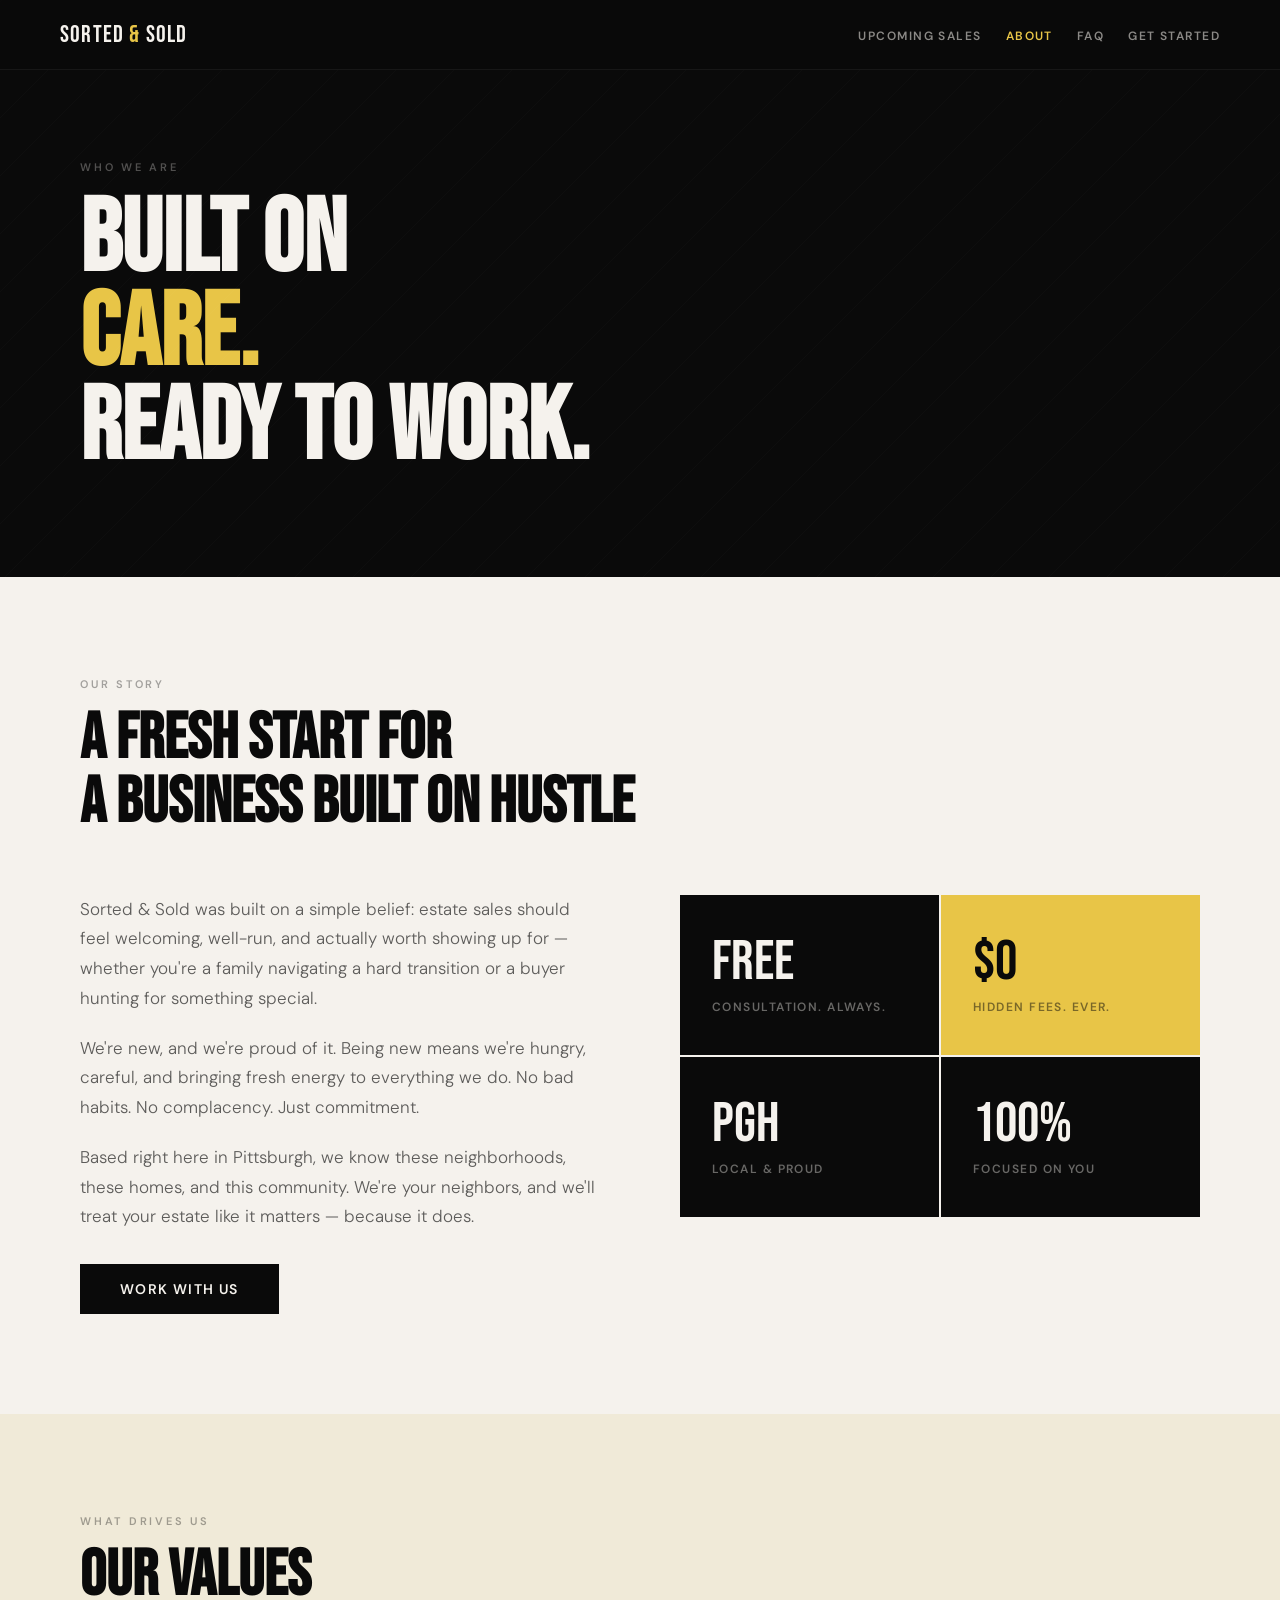
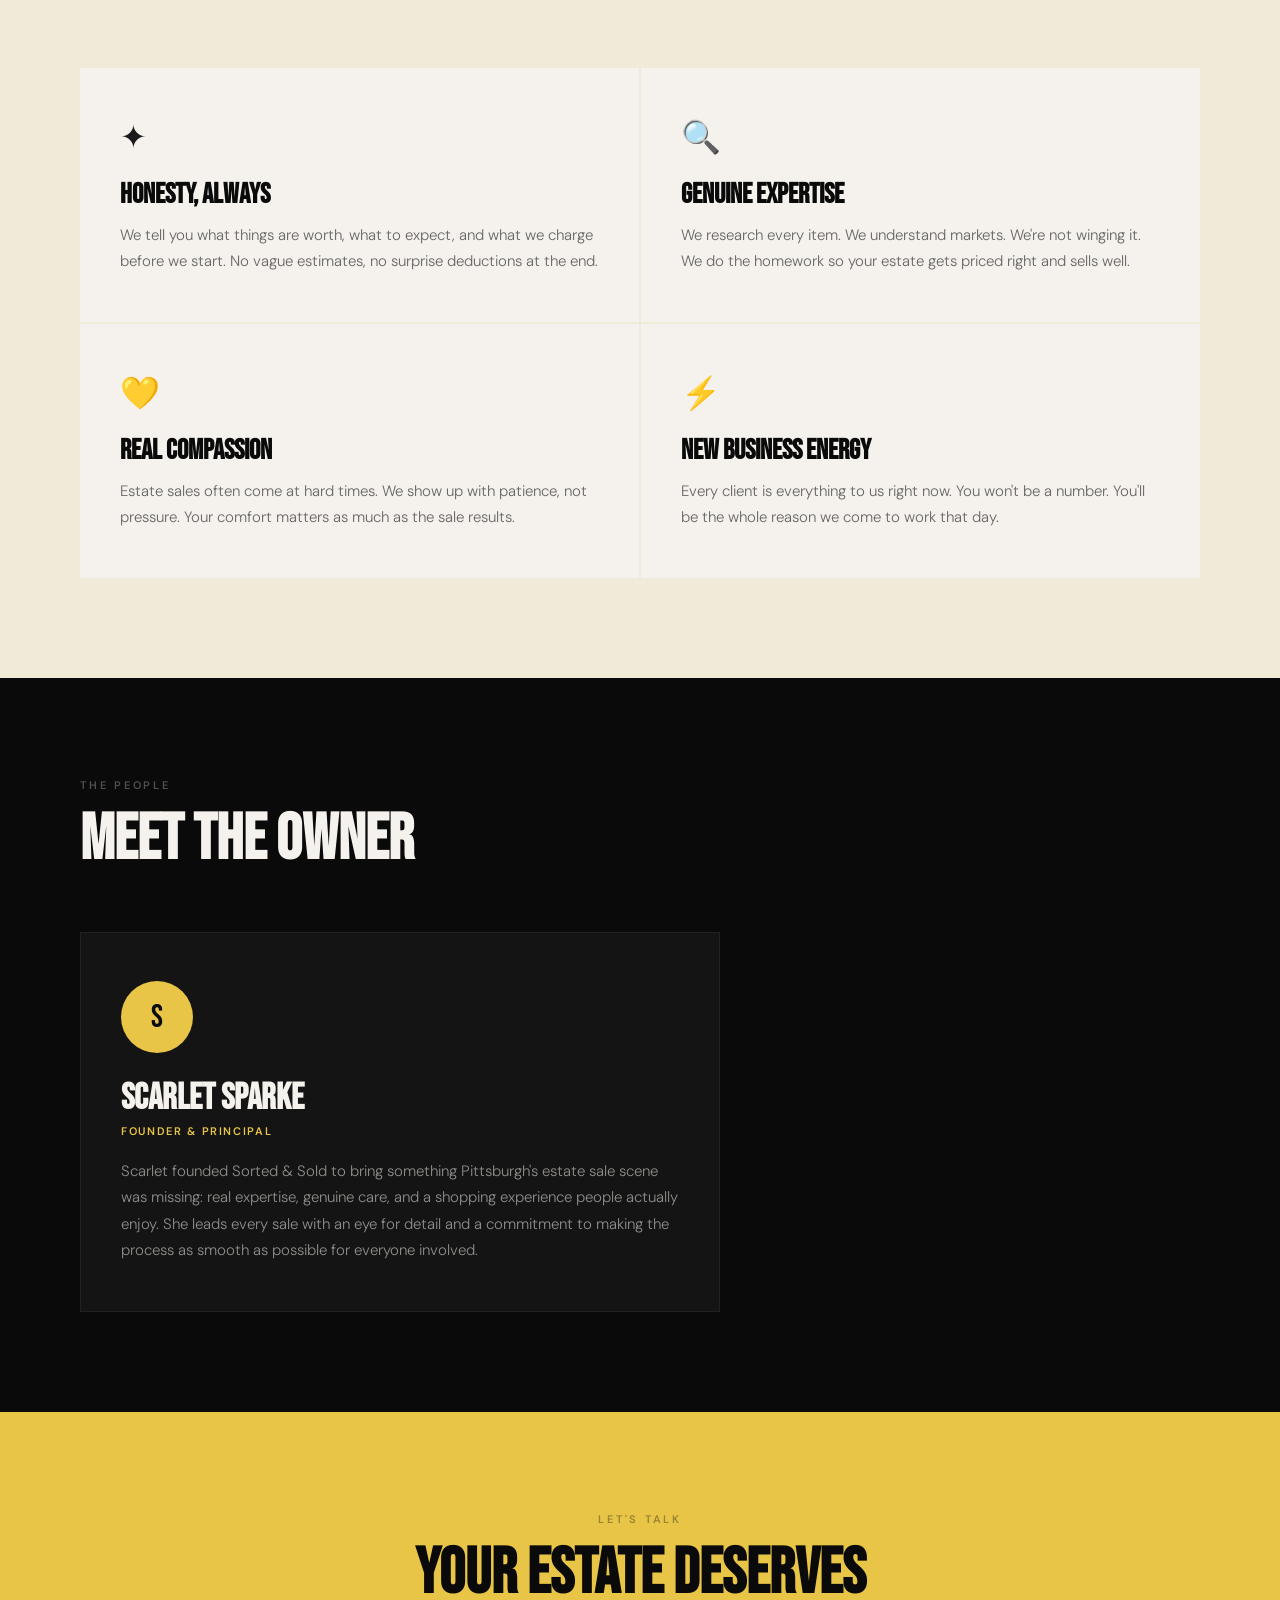
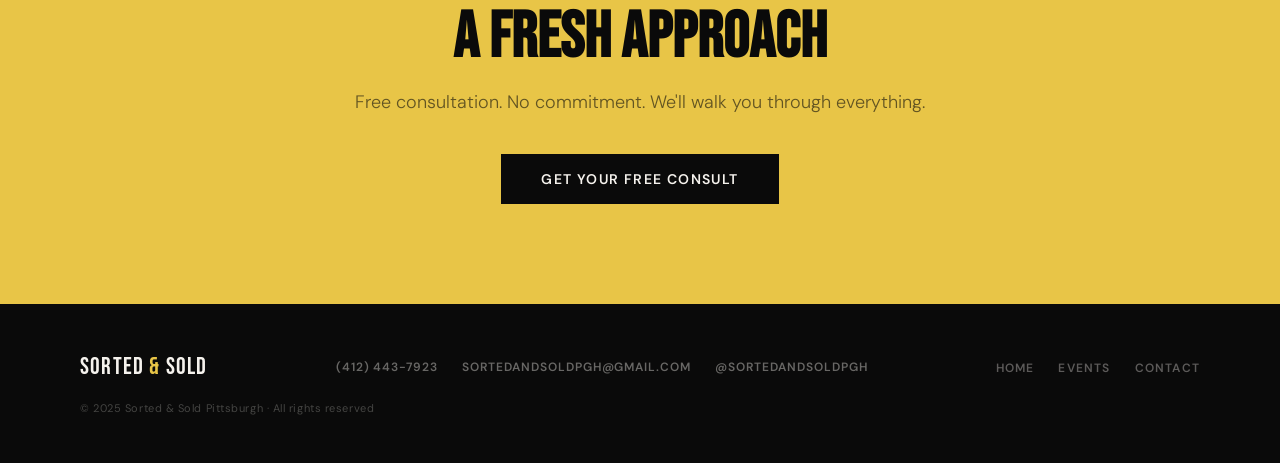
<file: about.html>
<!DOCTYPE html>
<html lang="en">
<head>
  <meta charset="UTF-8" />
  <meta name="viewport" content="width=device-width, initial-scale=1.0" />
  <title>About — Sorted &amp; Sold Pittsburgh</title>
    <link rel="icon" type="image/x-icon" href="favicon.ico" />
  <link rel="icon" type="image/png" sizes="32x32" href="favicon-32.png" />
  <link rel="icon" type="image/png" sizes="16x16" href="favicon-16.png" />
  <link rel="apple-touch-icon" sizes="180x180" href="apple-touch-icon.png" />
  <link rel="icon" type="image/svg+xml" href="LOGO.svg" />
  <link rel="preconnect" href="https://fonts.googleapis.com">
  <link href="https://fonts.googleapis.com/css2?family=Bebas+Neue&family=DM+Sans:ital,wght@0,300;0,400;0,600;1,300&display=swap" rel="stylesheet">
  <style>
    :root {
      --black: #0a0a0a;
      --white: #f5f2ed;
      --cream: #f0ead8;
      --accent: #e8c547;
      --text: #1a1a1a;
    }

    * { margin: 0; padding: 0; box-sizing: border-box; }
    html { scroll-behavior: smooth; }
    body { background: var(--white); color: var(--text); font-family: 'DM Sans', sans-serif; overflow-x: hidden; }

    /* NAV */
    nav {
      position: fixed; top: 0; left: 0; right: 0; z-index: 158;
      display: flex; align-items: center; justify-content: space-between;
      padding: 20px 60px;
      background: rgba(10,10,10,0.92);
      backdrop-filter: blur(12px);
      border-bottom: 1px solid rgba(255,255,255,0.06);
    }
    .nav-logo {
      font-family: 'Bebas Neue', sans-serif;
      font-size: 24px; letter-spacing: 0.05em;
      color: var(--white); text-decoration: none;
    }
    .nav-logo span { color: var(--accent); }
    .nav-links { display: flex; gap: 24px; list-style: none; flex-wrap: nowrap; }
    .nav-links a {
      font-size: 12px; font-weight: 600; letter-spacing: 0.12em;
      text-transform: uppercase; color: rgba(245,242,237,0.55);
      text-decoration: none; transition: color 0.2s;
    }
    .nav-links a:hover { color: var(--accent); }

    /* PAGE HERO */
    .page-hero {
      background: var(--black);
      padding: 160px 80px 100px;
      position: relative; overflow: hidden;
    }
    .page-hero::before {
      content: '';
      position: absolute; inset: 0;
      background: repeating-linear-gradient(
        -45deg, transparent, transparent 40px,
        rgba(255,255,255,0.015) 40px, rgba(255,255,255,0.015) 41px
      );
      pointer-events: none;
    }
    .page-hero-label {
      font-size: 11px; font-weight: 600; letter-spacing: 0.25em;
      text-transform: uppercase; color: rgba(245,242,237,0.3);
      margin-bottom: 20px; display: block;
    }
    .page-hero h1 {
      font-family: 'Bebas Neue', sans-serif;
      font-size: clamp(60px, 8vw, 110px);
      line-height: 0.92; color: var(--white);
    }
    .page-hero h1 span { color: var(--accent); }

    /* SECTIONS */
    .section { padding: 100px 80px; }
    .section-label {
      font-size: 11px; font-weight: 600; letter-spacing: 0.25em;
      text-transform: uppercase; color: rgba(10,10,10,0.35);
      margin-bottom: 16px; display: block;
    }
    .section-title {
      font-family: 'Bebas Neue', sans-serif;
      font-size: clamp(40px, 5vw, 68px);
      line-height: 1; color: var(--black);
    }

    /* STORY */
    .story-grid {
      display: grid; grid-template-columns: 1fr 1fr;
      gap: 80px; align-items: start; margin-top: 60px;
    }
    .story-body p {
      font-size: 17px; font-weight: 300; line-height: 1.75;
      color: rgba(10,10,10,0.65); margin-bottom: 20px;
    }
    .story-stats {
      display: grid; grid-template-columns: 1fr 1fr; gap: 2px;
    }
    .stat-box {
      background: var(--black); padding: 40px 32px;
    }
    .stat-box.accent { background: var(--accent); }
    .stat-big {
      font-family: 'Bebas Neue', sans-serif;
      font-size: 56px; line-height: 1;
      color: var(--white); margin-bottom: 8px;
    }
    .stat-box.accent .stat-big { color: var(--black); }
    .stat-desc {
      font-size: 12px; font-weight: 600; letter-spacing: 0.12em;
      text-transform: uppercase; color: rgba(245,242,237,0.4);
    }
    .stat-box.accent .stat-desc { color: rgba(10,10,10,0.5); }

    /* VALUES */
    .values-section { background: var(--cream); }
    .values-grid {
      display: grid; grid-template-columns: repeat(2, 1fr);
      gap: 2px; margin-top: 60px;
    }
    .value-card {
      background: var(--white); padding: 48px 40px;
    }
    .value-icon {
      font-size: 32px; margin-bottom: 20px;
    }
    .value-card h3 {
      font-family: 'Bebas Neue', sans-serif;
      font-size: 28px; color: var(--black);
      margin-bottom: 12px;
    }
    .value-card p {
      font-size: 15px; font-weight: 300;
      color: rgba(10,10,10,0.6); line-height: 1.7;
    }

    /* TEAM */
    .team-section { background: var(--black); }
    .team-section .section-label { color: rgba(245,242,237,0.3); }
    .team-section .section-title { color: var(--white); }
    .team-card {
      background: rgba(255,255,255,0.04);
      border: 1px solid rgba(255,255,255,0.06);
      padding: 48px 40px; margin-top: 60px;
      max-width: 640px;
    }
    .team-avatar {
      width: 72px; height: 72px; border-radius: 50%;
      background: var(--accent);
      font-family: 'Bebas Neue', sans-serif;
      font-size: 32px; color: var(--black);
      display: flex; align-items: center; justify-content: center;
      margin-bottom: 24px;
    }
    .team-card h3 {
      font-family: 'Bebas Neue', sans-serif;
      font-size: 36px; color: var(--white); margin-bottom: 4px;
    }
    .team-role {
      font-size: 11px; font-weight: 600; letter-spacing: 0.15em;
      text-transform: uppercase; color: var(--accent);
      margin-bottom: 20px;
    }
    .team-card p {
      font-size: 15px; font-weight: 300;
      color: rgba(245,242,237,0.55); line-height: 1.75;
    }

    /* CTA */
    .cta-section {
      background: var(--accent); padding: 100px 80px;
      text-align: center;
    }
    .cta-section .section-title { margin-bottom: 20px; }
    .cta-section p {
      font-size: 18px; font-weight: 300;
      color: rgba(10,10,10,0.6); margin-bottom: 40px;
    }
    .btn-primary {
      background: var(--black); color: var(--white);
      font-family: 'DM Sans', sans-serif;
      font-weight: 600; font-size: 14px;
      letter-spacing: 0.1em; text-transform: uppercase;
      padding: 16px 40px; text-decoration: none;
      display: inline-block; transition: transform 0.2s, box-shadow 0.2s;
    }
    .btn-primary:hover {
      transform: translate(-3px, -3px);
      box-shadow: 6px 6px 0 rgba(0,0,0,0.2);
    }
    .btn-ghost {
      border: 1.5px solid rgba(10,10,10,0.3); color: var(--black);
      font-family: 'DM Sans', sans-serif;
      font-weight: 400; font-size: 14px; letter-spacing: 0.05em;
      padding: 16px 40px; text-decoration: none;
      display: inline-block; transition: border-color 0.2s;
      margin-left: 16px;
    }

    /* FOOTER */
    footer {
      background: var(--black); padding: 48px 80px;
      display: flex; align-items: center;
      justify-content: space-between; flex-wrap: wrap; gap: 20px;
    }
    .footer-brand {
      font-family: 'Bebas Neue', sans-serif;
      font-size: 24px; color: var(--white); letter-spacing: 0.05em;
    }
    .footer-brand span { color: var(--accent); }
    .footer-contact {
      display: flex; gap: 24px; flex-wrap: wrap; align-items: center;
    }
    .footer-contact a {
      font-size: 12px; font-weight: 600; letter-spacing: 0.08em;
      text-transform: uppercase; color: rgba(245,242,237,0.4);
      text-decoration: none; transition: color 0.2s;
    }
    .footer-contact a:hover { color: var(--accent); }
    .footer-links { display: flex; gap: 24px; list-style: none; }
    .footer-links a {
      font-size: 12px; font-weight: 600; letter-spacing: 0.1em;
      text-transform: uppercase; color: rgba(245,242,237,0.35);
      text-decoration: none; transition: color 0.2s;
    }
    .footer-links a:hover { color: var(--accent); }
    .footer-copy {
      font-size: 11px; color: rgba(245,242,237,0.25); letter-spacing: 0.05em;
    }


    /* HAMBURGER */
    .hamburger {
      display: none; flex-direction: column; gap: 5px;
      background: none; border: none; cursor: pointer;
      padding: 4px; z-index: 200;
    }
    .hamburger span {
      display: block; width: 26px; height: 2px;
      background: var(--white);
      transition: transform 0.3s, opacity 0.3s;
      transform-origin: center;
    }
    .hamburger.open span:nth-child(1) { transform: translateY(7px) rotate(45deg); }
    .hamburger.open span:nth-child(2) { opacity: 0; }
    .hamburger.open span:nth-child(3) { transform: translateY(-7px) rotate(-45deg); }

    @media (max-width: 900px) {
      .hamburger { display: flex; }
      .nav-links {
        position: fixed; top: 0; right: 0;
        width: 75%; height: 100vh;
        background: #0a0a0a;
        flex-direction: column; align-items: flex-start; justify-content: center;
        padding: 80px 48px; gap: 2rem;
        z-index: 160;
        transform: translateX(100%);
        transition: transform 0.35s cubic-bezier(0.4,0,0.2,1);
        display: flex;
        border-left: 1px solid rgba(255,255,255,0.06);
      }
      .nav-links.open { transform: translateX(0); }
      .nav-links a { font-size: 1rem; letter-spacing: 0.15em; color: rgba(245,242,237,0.7); }
      .nav-links a:hover { color: var(--accent); }
      .nav-overlay {
        display: none; position: fixed; inset: 0;
        background: rgba(0,0,0,0.55); z-index: 155;
        backdrop-filter: blur(2px);
      }
      .nav-overlay.open { display: block; }
      nav { padding: 16px 24px; }
      .page-hero { padding: 120px 24px 80px; }
      .section { padding: 60px 24px; }
      .story-grid { grid-template-columns: 1fr; gap: 40px; }
      .values-grid { grid-template-columns: 1fr; }
      .cta-section { padding: 60px 24px; }
      footer { flex-direction: column; text-align: center; padding: 40px 24px; gap: 16px; }
      .footer-contact { justify-content: center; }
      .footer-links { justify-content: center; }
    }
  </style>
</head>
<body>

<nav>
  <a href="/" class="nav-logo">Sorted <span>&</span> Sold</a>
  <ul class="nav-links" id="navLinks">
    <li><a href="events.html">Upcoming Sales</a></li>
    <li><a href="about.html" style="color:var(--accent)">About</a></li>
    <li><a href="faq.html">FAQ</a></li>
    <li><a href="contact.html">Get Started</a></li>
  </ul>
  <button class="hamburger" id="hamburger" onclick="toggleNav()" aria-label="Menu">
    <span></span><span></span><span></span>
  </button>
</nav>
<div class="nav-overlay" id="navOverlay" onclick="closeNav()"></div>

<!-- HERO -->
<div class="page-hero">
  <span class="page-hero-label">Who We Are</span>
  <h1>Built on<br><span>Care.</span><br>Ready to Work.</h1>
</div>

<!-- STORY -->
<section class="section">
  <span class="section-label">Our Story</span>
  <h2 class="section-title">A Fresh Start for<br>a Business Built on Hustle</h2>
  <div class="story-grid">
    <div class="story-body">
      <p>Sorted &amp; Sold was built on a simple belief: estate sales should feel welcoming, well-run, and actually worth showing up for — whether you're a family navigating a hard transition or a buyer hunting for something special.</p>
      <p>We're new, and we're proud of it. Being new means we're hungry, careful, and bringing fresh energy to everything we do. No bad habits. No complacency. Just commitment.</p>
      <p>Based right here in Pittsburgh, we know these neighborhoods, these homes, and this community. We're your neighbors, and we'll treat your estate like it matters — because it does.</p>
      <a href="contact.html" class="btn-primary" style="margin-top:12px">Work With Us</a>
    </div>
    <div class="story-stats">
      <div class="stat-box">
        <div class="stat-big">Free</div>
        <div class="stat-desc">Consultation. Always.</div>
      </div>
      <div class="stat-box accent">
        <div class="stat-big">$0</div>
        <div class="stat-desc">Hidden Fees. Ever.</div>
      </div>
      <div class="stat-box">
        <div class="stat-big">PGH</div>
        <div class="stat-desc">Local &amp; Proud</div>
      </div>
      <div class="stat-box">
        <div class="stat-big">100%</div>
        <div class="stat-desc">Focused on You</div>
      </div>
    </div>
  </div>
</section>

<!-- VALUES -->
<section class="section values-section">
  <span class="section-label">What Drives Us</span>
  <h2 class="section-title">Our Values</h2>
  <div class="values-grid">
    <div class="value-card">
      <div class="value-icon">✦</div>
      <h3>Honesty, Always</h3>
      <p>We tell you what things are worth, what to expect, and what we charge before we start. No vague estimates, no surprise deductions at the end.</p>
    </div>
    <div class="value-card">
      <div class="value-icon">🔍</div>
      <h3>Genuine Expertise</h3>
      <p>We research every item. We understand markets. We're not winging it. We do the homework so your estate gets priced right and sells well.</p>
    </div>
    <div class="value-card">
      <div class="value-icon">💛</div>
      <h3>Real Compassion</h3>
      <p>Estate sales often come at hard times. We show up with patience, not pressure. Your comfort matters as much as the sale results.</p>
    </div>
    <div class="value-card">
      <div class="value-icon">⚡</div>
      <h3>New Business Energy</h3>
      <p>Every client is everything to us right now. You won't be a number. You'll be the whole reason we come to work that day.</p>
    </div>
  </div>
</section>

<!-- TEAM -->
<section class="section team-section">
  <span class="section-label">The People</span>
  <h2 class="section-title">Meet the Owner</h2>
  <div class="team-card">
    <div class="team-avatar">S</div>
    <h3>Scarlet Sparke</h3>
    <div class="team-role">Founder &amp; Principal</div>
    <p>Scarlet founded Sorted &amp; Sold to bring something Pittsburgh's estate sale scene was missing: real expertise, genuine care, and a shopping experience people actually enjoy. She leads every sale with an eye for detail and a commitment to making the process as smooth as possible for everyone involved.</p>
  </div>
</section>

<!-- CTA -->
<section class="cta-section">
  <span class="section-label">Let's Talk</span>
  <h2 class="section-title">Your Estate Deserves<br>a Fresh Approach</h2>
  <p>Free consultation. No commitment. We'll walk you through everything.</p>
  <a href="contact.html" class="btn-primary">Get Your Free Consult</a>
</section>

<footer>
  <div class="footer-brand">Sorted <span>&</span> Sold</div>
  <div class="footer-contact">
    <a href="tel:+4124437923">(412) 443-7923</a>
    <a href="mailto:sortedandsoldpgh@gmail.com">sortedandsoldpgh@gmail.com</a>
    <a href="https://instagram.com/sortedandsoldpgh" target="_blank">@sortedandsoldpgh</a>
  </div>
  <ul class="footer-links">
    <li><a href="/">Home</a></li>
    <li><a href="events.html">Events</a></li>
    <li><a href="contact.html">Contact</a></li>
  </ul>
  <p class="footer-copy">© 2025 Sorted &amp; Sold Pittsburgh · All rights reserved</p>
</footer>


<script>
  function toggleNav() {
    document.getElementById('hamburger').classList.toggle('open');
    document.getElementById('navLinks').classList.toggle('open');
    document.getElementById('navOverlay').classList.toggle('open');
    document.body.style.overflow = document.getElementById('navLinks').classList.contains('open') ? 'hidden' : '';
  }
  function closeNav() {
    document.getElementById('hamburger').classList.remove('open');
    document.getElementById('navLinks').classList.remove('open');
    document.getElementById('navOverlay').classList.remove('open');
    document.body.style.overflow = '';
  }
  document.querySelectorAll('#navLinks a').forEach(function(a) {
    a.addEventListener('click', closeNav);
  });
</script>
</body>
</html>
</file>
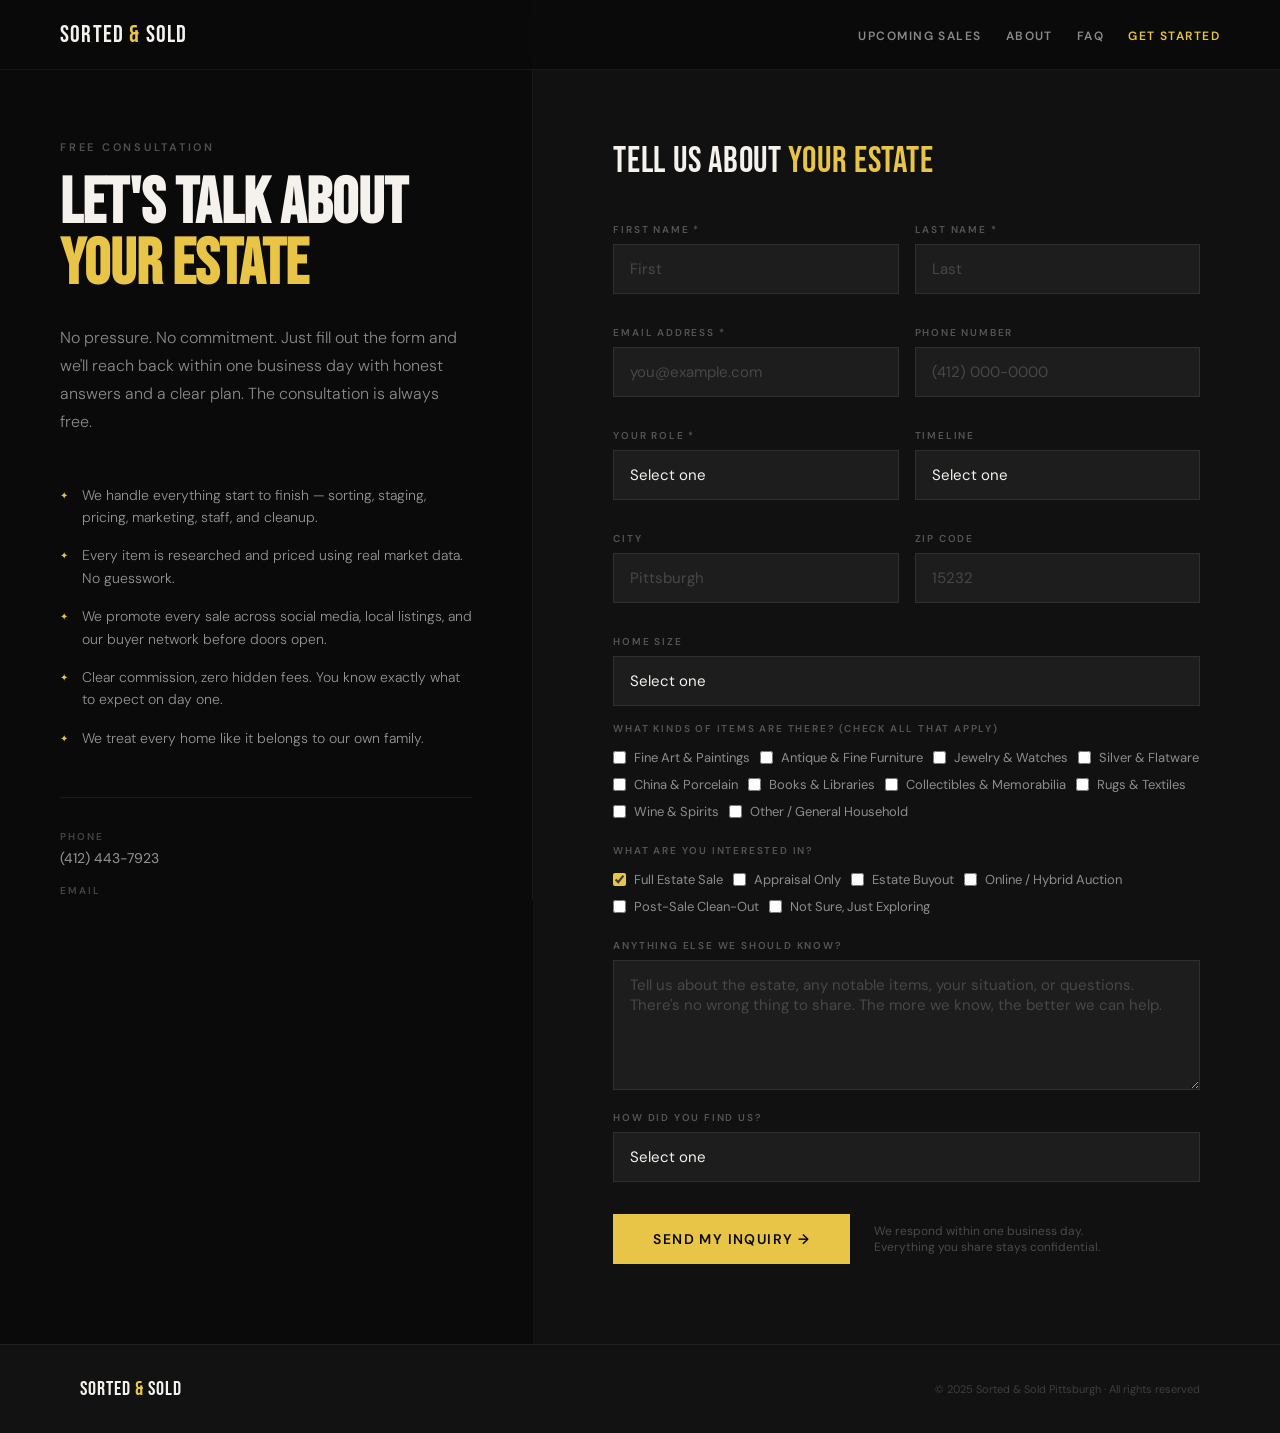
<file: contact.html>
<!DOCTYPE html>
<html lang="en">
<head>
  <meta charset="UTF-8" />
  <meta name="viewport" content="width=device-width, initial-scale=1.0" />
  <title>Get Started — Sorted &amp; Sold Pittsburgh</title>
    <link rel="icon" type="image/x-icon" href="favicon.ico" />
  <link rel="icon" type="image/png" sizes="32x32" href="favicon-32.png" />
  <link rel="icon" type="image/png" sizes="16x16" href="favicon-16.png" />
  <link rel="apple-touch-icon" sizes="180x180" href="apple-touch-icon.png" />
  <link rel="icon" type="image/svg+xml" href="LOGO.svg" />
  <link rel="preconnect" href="https://fonts.googleapis.com">
  <link href="https://fonts.googleapis.com/css2?family=Bebas+Neue&family=DM+Sans:ital,wght@0,300;0,400;0,600;1,300&display=swap" rel="stylesheet">
  <style>
    :root {
      --black: #0a0a0a;
      --white: #f5f2ed;
      --cream: #f0ead8;
      --accent: #e8c547;
      --text: #1a1a1a;
    }

    * { margin: 0; padding: 0; box-sizing: border-box; }
    html { scroll-behavior: smooth; }
    body { background: var(--black); color: var(--white); font-family: 'DM Sans', sans-serif; overflow-x: hidden; }

    /* NAV */
    nav {
      position: fixed; top: 0; left: 0; right: 0; z-index: 158;
      display: flex; align-items: center; justify-content: space-between;
      padding: 20px 60px;
      background: rgba(10,10,10,0.92);
      backdrop-filter: blur(12px);
      border-bottom: 1px solid rgba(255,255,255,0.06);
    }
    .nav-logo {
      font-family: 'Bebas Neue', sans-serif;
      font-size: 24px; letter-spacing: 0.05em;
      color: var(--white); text-decoration: none;
    }
    .nav-logo span { color: var(--accent); }
    .nav-links { display: flex; gap: 24px; list-style: none; flex-wrap: nowrap; }
    .nav-links a {
      font-size: 12px; font-weight: 600; letter-spacing: 0.12em;
      text-transform: uppercase; color: rgba(245,242,237,0.55);
      text-decoration: none; transition: color 0.2s;
    }
    .nav-links a:hover { color: var(--accent); }

    /* LAYOUT */
    .contact-wrap {
      display: grid; grid-template-columns: 1fr 1.4fr;
      min-height: 100vh;
    }

    /* LEFT PANEL */
    .contact-left {
      background: var(--black);
      padding: 140px 60px 80px;
      border-right: 1px solid rgba(255,255,255,0.06);
      position: sticky; top: 0; height: 100vh;
      overflow-y: auto;
      display: flex; flex-direction: column; justify-content: space-between;
    }
    .contact-left .label {
      font-size: 11px; font-weight: 600; letter-spacing: 0.25em;
      text-transform: uppercase; color: rgba(245,242,237,0.3);
      margin-bottom: 20px; display: block;
    }
    .contact-left h1 {
      font-family: 'Bebas Neue', sans-serif;
      font-size: clamp(48px, 5vw, 72px);
      line-height: 0.95; color: var(--white);
      margin-bottom: 28px;
    }
    .contact-left h1 span { color: var(--accent); }
    .contact-left .pitch {
      font-size: 16px; font-weight: 300; line-height: 1.75;
      color: rgba(245,242,237,0.55); margin-bottom: 48px;
    }

    .pitch-points { list-style: none; margin-bottom: 48px; }
    .pitch-points li {
      display: flex; align-items: flex-start; gap: 14px;
      font-size: 14px; font-weight: 300; line-height: 1.6;
      color: rgba(245,242,237,0.6); margin-bottom: 16px;
    }
    .pitch-points li::before {
      content: '✦'; color: var(--accent);
      font-size: 10px; margin-top: 4px; flex-shrink: 0;
    }

    .contact-info { border-top: 1px solid rgba(255,255,255,0.07); padding-top: 32px; }
    .ci-row { margin-bottom: 16px; }
    .ci-label {
      font-size: 10px; font-weight: 600; letter-spacing: 0.2em;
      text-transform: uppercase; color: rgba(245,242,237,0.25);
      margin-bottom: 4px; display: block;
    }
    .ci-val { font-size: 14px; color: rgba(245,242,237,0.6); }
    .ci-val a { color: rgba(245,242,237,0.6); text-decoration: none; transition: color 0.2s; }
    .ci-val a:hover { color: var(--accent); }

    .footer-note {
      font-size: 11px; color: rgba(245,242,237,0.2);
      letter-spacing: 0.05em; margin-top: 32px;
    }

    /* RIGHT PANEL / FORM */
    .contact-right {
      background: #111;
      padding: 140px 80px 80px;
    }
    .form-title {
      font-family: 'Bebas Neue', sans-serif;
      font-size: 36px; color: var(--white);
      margin-bottom: 40px; letter-spacing: 0.02em;
    }
    .form-title span { color: var(--accent); }

    .form-row { display: grid; grid-template-columns: 1fr 1fr; gap: 16px; margin-bottom: 16px; }
    .form-field { margin-bottom: 16px; }
    .form-field label {
      display: block; font-size: 10px; font-weight: 600;
      letter-spacing: 0.18em; text-transform: uppercase;
      color: rgba(245,242,237,0.3); margin-bottom: 8px;
    }
    .form-field input,
    .form-field select,
    .form-field textarea {
      width: 100%;
      background: rgba(255,255,255,0.05);
      border: 1px solid rgba(255,255,255,0.08);
      color: var(--white);
      padding: 14px 16px;
      font-family: 'DM Sans', sans-serif; font-size: 15px;
      outline: none; transition: border-color 0.2s;
      appearance: none;
    }
    .form-field input:focus,
    .form-field select:focus,
    .form-field textarea:focus { border-color: var(--accent); }
    .form-field input::placeholder,
    .form-field textarea::placeholder { color: rgba(245,242,237,0.2); }
    .form-field select option { background: #111; color: var(--white); }

    .checkbox-label {
      font-size: 10px; font-weight: 600; letter-spacing: 0.18em;
      text-transform: uppercase; color: rgba(245,242,237,0.3);
      display: block; margin-bottom: 14px;
    }
    .checkbox-grid { display: flex; flex-wrap: wrap; gap: 10px; margin-bottom: 24px; }
    .check-opt {
      display: flex; align-items: center; gap: 8px;
      font-size: 13px; color: rgba(245,242,237,0.55); cursor: pointer;
    }
    .check-opt input { accent-color: var(--accent); }

    .form-submit {
      display: flex; align-items: center;
      gap: 24px; flex-wrap: wrap; margin-top: 32px;
    }
    .btn-primary {
      background: var(--accent); color: var(--black);
      font-family: 'DM Sans', sans-serif;
      font-weight: 600; font-size: 14px;
      letter-spacing: 0.1em; text-transform: uppercase;
      padding: 16px 40px; border: none; cursor: pointer;
      transition: transform 0.2s, box-shadow 0.2s;
    }
    .btn-primary:hover {
      transform: translate(-3px, -3px);
      box-shadow: 6px 6px 0 rgba(232,197,71,0.3);
    }
    .form-note { font-size: 12px; color: rgba(245,242,237,0.25); }

    .form-success {
      display: none; text-align: center; padding: 80px 0;
    }
    .form-success.visible { display: block; }
    .form-success .big {
      font-family: 'Bebas Neue', sans-serif;
      font-size: 80px; color: var(--accent); line-height: 1;
    }
    .form-success h3 {
      font-family: 'Bebas Neue', sans-serif;
      font-size: 48px; color: var(--white);
      margin: 16px 0 12px;
    }
    .form-success p { font-size: 16px; font-weight: 300; color: rgba(245,242,237,0.5); }

    footer {
      background: rgba(255,255,255,0.03);
      border-top: 1px solid rgba(255,255,255,0.06);
      padding: 32px 80px;
      display: flex; align-items: center;
      justify-content: space-between; flex-wrap: wrap; gap: 16px;
    }
    .footer-brand {
      font-family: 'Bebas Neue', sans-serif;
      font-size: 20px; color: var(--white); letter-spacing: 0.05em;
    }
    .footer-brand span { color: var(--accent); }
    .footer-copy { font-size: 11px; color: rgba(245,242,237,0.2); }


    /* HAMBURGER */
    .hamburger {
      display: none; flex-direction: column; gap: 5px;
      background: none; border: none; cursor: pointer;
      padding: 4px; z-index: 200;
    }
    .hamburger span {
      display: block; width: 26px; height: 2px;
      background: var(--white);
      transition: transform 0.3s, opacity 0.3s;
      transform-origin: center;
    }
    .hamburger.open span:nth-child(1) { transform: translateY(7px) rotate(45deg); }
    .hamburger.open span:nth-child(2) { opacity: 0; }
    .hamburger.open span:nth-child(3) { transform: translateY(-7px) rotate(-45deg); }

    @media (max-width: 900px) {
      .hamburger { display: flex; }
      .nav-links {
        position: fixed; top: 0; right: 0;
        width: 75%; height: 100vh;
        background: #0a0a0a;
        flex-direction: column; align-items: flex-start; justify-content: center;
        padding: 80px 48px; gap: 2rem;
        z-index: 160;
        transform: translateX(100%);
        transition: transform 0.35s cubic-bezier(0.4,0,0.2,1);
        display: flex;
        border-left: 1px solid rgba(255,255,255,0.06);
      }
      .nav-links.open { transform: translateX(0); }
      .nav-links a { font-size: 1rem; letter-spacing: 0.15em; color: rgba(245,242,237,0.7); }
      .nav-links a:hover { color: var(--accent); }
      .nav-overlay {
        display: none; position: fixed; inset: 0;
        background: rgba(0,0,0,0.55); z-index: 155;
        backdrop-filter: blur(2px);
      }
      .nav-overlay.open { display: block; }
      nav { padding: 16px 24px; }
      .contact-wrap { grid-template-columns: 1fr; }
      .contact-left { position: static; height: auto; padding: 120px 24px 60px; }
      .contact-right { padding: 60px 24px; }
      .form-row { grid-template-columns: 1fr; }
      footer { flex-direction: column; text-align: center; padding: 24px; }
    }
  </style>
</head>
<body>

<nav>
  <a href="/" class="nav-logo">Sorted <span>&</span> Sold</a>
  <ul class="nav-links" id="navLinks">
    <li><a href="events.html">Upcoming Sales</a></li>
    <li><a href="about.html">About</a></li>
    <li><a href="faq.html">FAQ</a></li>
    <li><a href="contact.html" style="color:var(--accent)">Get Started</a></li>
  </ul>
  <button class="hamburger" id="hamburger" onclick="toggleNav()" aria-label="Menu">
    <span></span><span></span><span></span>
  </button>
</nav>
<div class="nav-overlay" id="navOverlay" onclick="closeNav()"></div>

<div class="contact-wrap">

  <!-- LEFT: PITCH + INFO -->
  <div class="contact-left">
    <div>
      <span class="label">Free Consultation</span>
      <h1>Let's Talk About<br><span>Your Estate</span></h1>
      <p class="pitch">No pressure. No commitment. Just fill out the form and we'll reach back within one business day with honest answers and a clear plan. The consultation is always free.</p>

      <ul class="pitch-points">
        <li>We handle everything start to finish — sorting, staging, pricing, marketing, staff, and cleanup.</li>
        <li>Every item is researched and priced using real market data. No guesswork.</li>
        <li>We promote every sale across social media, local listings, and our buyer network before doors open.</li>
        <li>Clear commission, zero hidden fees. You know exactly what to expect on day one.</li>
        <li>We treat every home like it belongs to our own family.</li>
      </ul>

      <div class="contact-info">
        <div class="ci-row">
          <span class="ci-label">Phone</span>
          <span class="ci-val"><a href="tel:+4124437923">(412) 443-7923</a></span>
        </div>
        <div class="ci-row">
          <span class="ci-label">Email</span>
          <span class="ci-val"><a href="mailto:sortedandsoldpgh@gmail.com">sortedandsoldpgh@gmail.com</a></span>
        </div>
        <div class="ci-row">
          <span class="ci-label">Instagram</span>
          <span class="ci-val"><a href="https://instagram.com/sortedandsoldpgh" target="_blank">@sortedandsoldpgh</a></span>
        </div>
        <div class="ci-row">
          <span class="ci-label">Service Area</span>
          <span class="ci-val">City of Pittsburgh · Allegheny County<br>Beaver, Butler, Fayette &amp; Westmoreland Counties</span>
        </div>
        <div class="ci-row">
          <span class="ci-label">Hours</span>
          <span class="ci-val">Mon–Fri, 9 AM – 6 PM · Sat by appointment</span>
        </div>
      </div>
    </div>
    <p class="footer-note">All consultations are free. All information is kept confidential.</p>
  </div>

  <!-- RIGHT: FORM -->
  <div class="contact-right">
    <div class="form-title">Tell Us About <span>Your Estate</span></div>

    <form id="inquiryForm" onsubmit="handleSubmit(event)">
      <div class="form-row">
        <div class="form-field">
          <label for="fname">First Name *</label>
          <input type="text" id="fname" name="fname" required placeholder="First" />
        </div>
        <div class="form-field">
          <label for="lname">Last Name *</label>
          <input type="text" id="lname" name="lname" required placeholder="Last" />
        </div>
      </div>
      <div class="form-row">
        <div class="form-field">
          <label for="email">Email Address *</label>
          <input type="email" id="email" name="email" required placeholder="you@example.com" />
        </div>
        <div class="form-field">
          <label for="phone">Phone Number</label>
          <input type="tel" id="phone" name="phone" placeholder="(412) 000-0000" />
        </div>
      </div>
      <div class="form-row">
        <div class="form-field">
          <label for="relationship">Your Role *</label>
          <select id="relationship" name="relationship" required>
            <option value="" disabled selected>Select one</option>
            <option>Estate Executor / Administrator</option>
            <option>Family Member / Heir</option>
            <option>Attorney / Legal Representative</option>
            <option>Financial Advisor / Trustee</option>
            <option>Property Owner (downsizing)</option>
            <option>Other</option>
          </select>
        </div>
        <div class="form-field">
          <label for="timeline">Timeline</label>
          <select id="timeline" name="timeline">
            <option value="" disabled selected>Select one</option>
            <option>ASAP (within 2 weeks)</option>
            <option>Within 1 month</option>
            <option>1–3 months</option>
            <option>3–6 months</option>
            <option>6+ months / Planning ahead</option>
            <option>Not sure yet</option>
          </select>
        </div>
      </div>
      <div class="form-row">
        <div class="form-field">
          <label for="city">City</label>
          <input type="text" id="city" name="city" placeholder="Pittsburgh" />
        </div>
        <div class="form-field">
          <label for="zip">ZIP Code</label>
          <input type="text" id="zip" name="zip" placeholder="15232" />
        </div>
      </div>
      <div class="form-field">
        <label for="estsize">Home Size</label>
        <select id="estsize" name="estsize">
          <option value="" disabled selected>Select one</option>
          <option>Studio / Apartment</option>
          <option>Single-Family Home (under 2,500 sq ft)</option>
          <option>Single-Family Home (2,500–5,000 sq ft)</option>
          <option>Large Home / Estate (5,000+ sq ft)</option>
          <option>Multi-Property Estate</option>
        </select>
      </div>

      <div style="margin-bottom:24px">
        <span class="checkbox-label">What kinds of items are there? (check all that apply)</span>
        <div class="checkbox-grid">
          <label class="check-opt"><input type="checkbox" name="items" value="fine-art" /> Fine Art &amp; Paintings</label>
          <label class="check-opt"><input type="checkbox" name="items" value="furniture" /> Antique &amp; Fine Furniture</label>
          <label class="check-opt"><input type="checkbox" name="items" value="jewelry" /> Jewelry &amp; Watches</label>
          <label class="check-opt"><input type="checkbox" name="items" value="silver" /> Silver &amp; Flatware</label>
          <label class="check-opt"><input type="checkbox" name="items" value="china" /> China &amp; Porcelain</label>
          <label class="check-opt"><input type="checkbox" name="items" value="books" /> Books &amp; Libraries</label>
          <label class="check-opt"><input type="checkbox" name="items" value="collectibles" /> Collectibles &amp; Memorabilia</label>
          <label class="check-opt"><input type="checkbox" name="items" value="rugs" /> Rugs &amp; Textiles</label>
          <label class="check-opt"><input type="checkbox" name="items" value="wine" /> Wine &amp; Spirits</label>
          <label class="check-opt"><input type="checkbox" name="items" value="other" /> Other / General Household</label>
        </div>
      </div>

      <div style="margin-bottom:24px">
        <span class="checkbox-label">What are you interested in?</span>
        <div class="checkbox-grid">
          <label class="check-opt"><input type="checkbox" name="services" value="full-sale" checked /> Full Estate Sale</label>
          <label class="check-opt"><input type="checkbox" name="services" value="appraisal" /> Appraisal Only</label>
          <label class="check-opt"><input type="checkbox" name="services" value="buyout" /> Estate Buyout</label>
          <label class="check-opt"><input type="checkbox" name="services" value="online" /> Online / Hybrid Auction</label>
          <label class="check-opt"><input type="checkbox" name="services" value="cleanout" /> Post-Sale Clean-Out</label>
          <label class="check-opt"><input type="checkbox" name="services" value="unsure" /> Not Sure, Just Exploring</label>
        </div>
      </div>

      <div class="form-field">
        <label for="message">Anything else we should know?</label>
        <textarea id="message" name="message" rows="5" placeholder="Tell us about the estate, any notable items, your situation, or questions. There's no wrong thing to share. The more we know, the better we can help."></textarea>
      </div>

      <div class="form-field">
        <label for="heardFrom">How did you find us?</label>
        <select id="heardFrom" name="heardFrom">
          <option value="" disabled selected>Select one</option>
          <option>Referral from a friend or family member</option>
          <option>Attorney or financial advisor referral</option>
          <option>Google Search</option>
          <option>Social Media / Instagram</option>
          <option>Attended a previous sale</option>
          <option>Other</option>
        </select>
      </div>

      <div class="form-submit">
        <button type="submit" class="btn-primary">Send My Inquiry →</button>
        <p class="form-note">We respond within one business day.<br>Everything you share stays confidential.</p>
      </div>
    </form>

    <div class="form-success" id="formSuccess">
      <div class="big">✦</div>
      <h3>You're All Set!</h3>
      <p>We got your message and we'll be in touch within one business day to set up your free consultation.</p>
    </div>
  </div>
</div>

<footer>
  <div class="footer-brand">Sorted <span>&</span> Sold</div>
  <p class="footer-copy">© 2025 Sorted &amp; Sold Pittsburgh · All rights reserved</p>
</footer>

<script>
  function handleSubmit(e) {
    e.preventDefault();
    document.getElementById('inquiryForm').style.display = 'none';
    document.getElementById('formSuccess').classList.add('visible');
    window.scrollTo({ top: 0, behavior: 'smooth' });
  }
  const params = new URLSearchParams(window.location.search);
  if (params.get('reason') === 'newsletter') {
    const msg = document.getElementById('message');
    if (msg) msg.value = 'I would like to receive email notifications about upcoming estate sales.';
  }
</script>

<script>
  function toggleNav() {
    document.getElementById('hamburger').classList.toggle('open');
    document.getElementById('navLinks').classList.toggle('open');
    document.getElementById('navOverlay').classList.toggle('open');
    document.body.style.overflow = document.getElementById('navLinks').classList.contains('open') ? 'hidden' : '';
  }
  function closeNav() {
    document.getElementById('hamburger').classList.remove('open');
    document.getElementById('navLinks').classList.remove('open');
    document.getElementById('navOverlay').classList.remove('open');
    document.body.style.overflow = '';
  }
  document.querySelectorAll('#navLinks a').forEach(function(a) {
    a.addEventListener('click', closeNav);
  });
</script>
</body>
</html>
</file>
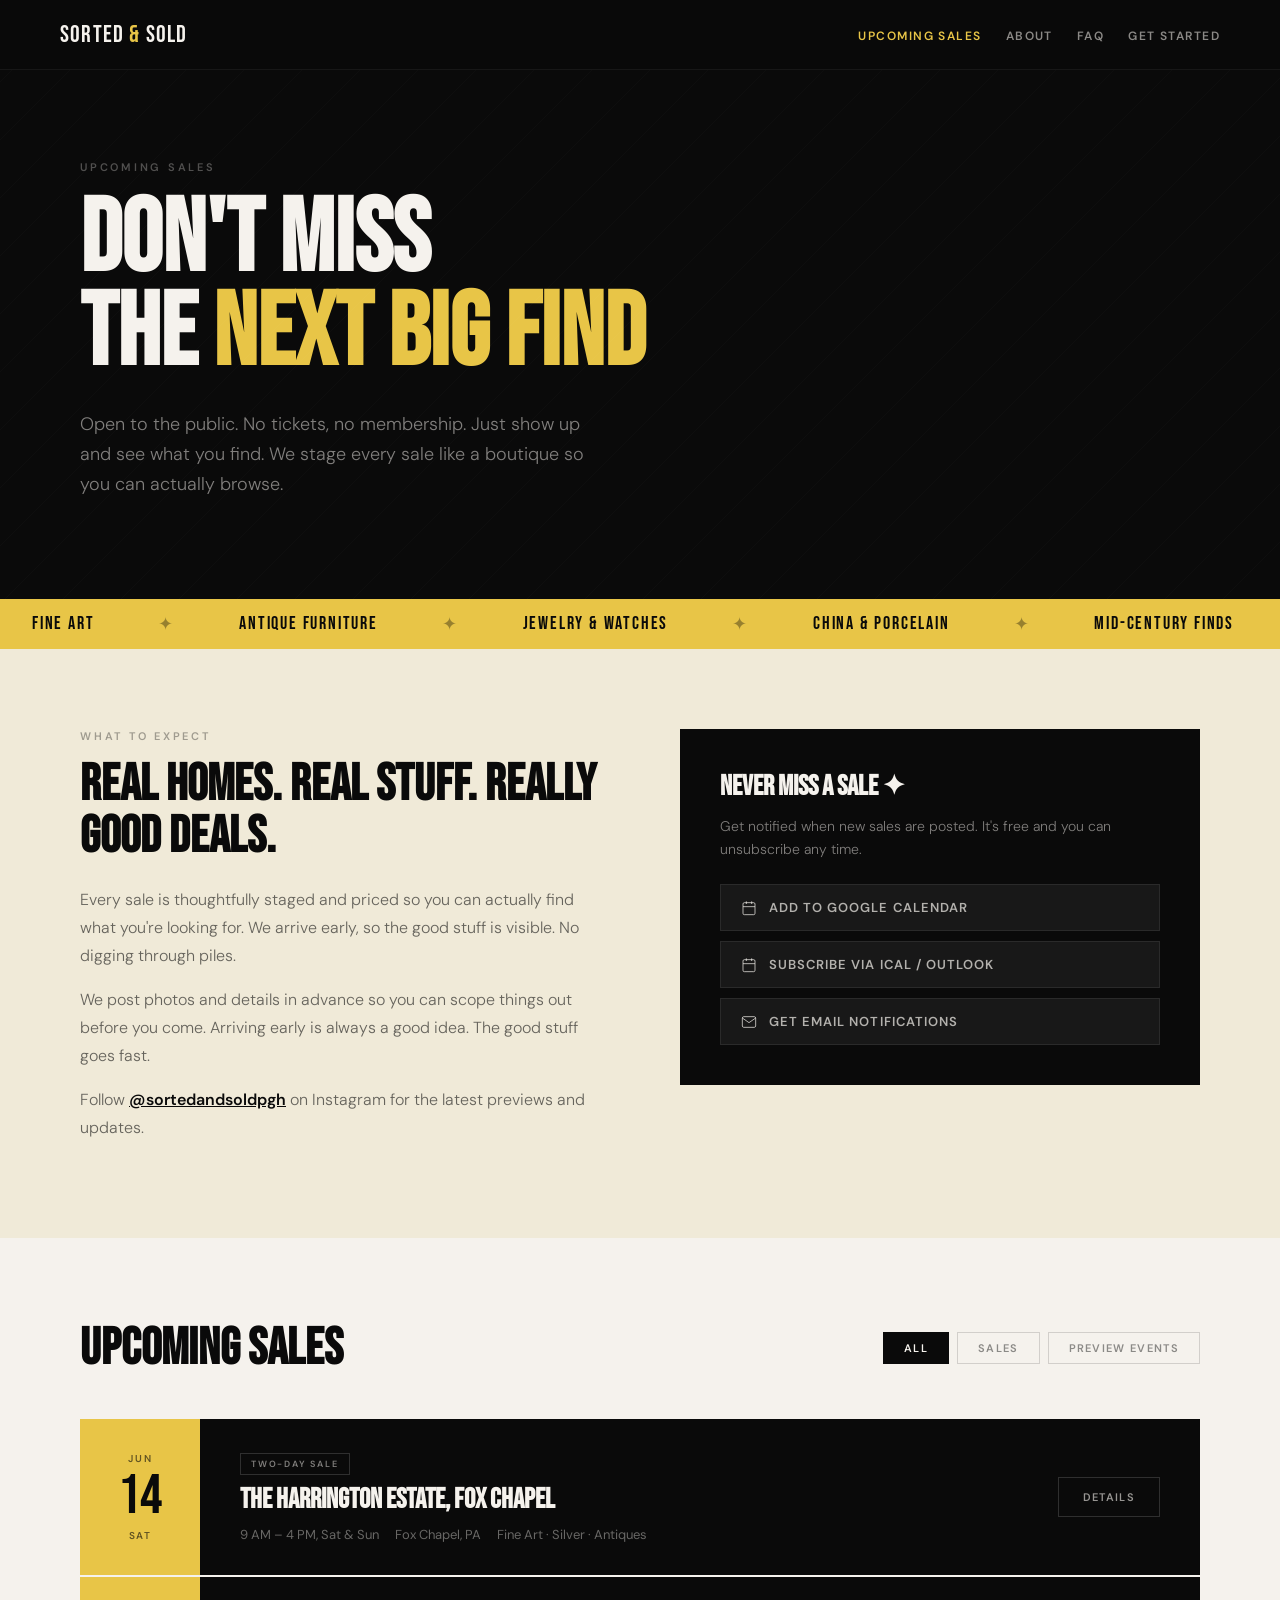
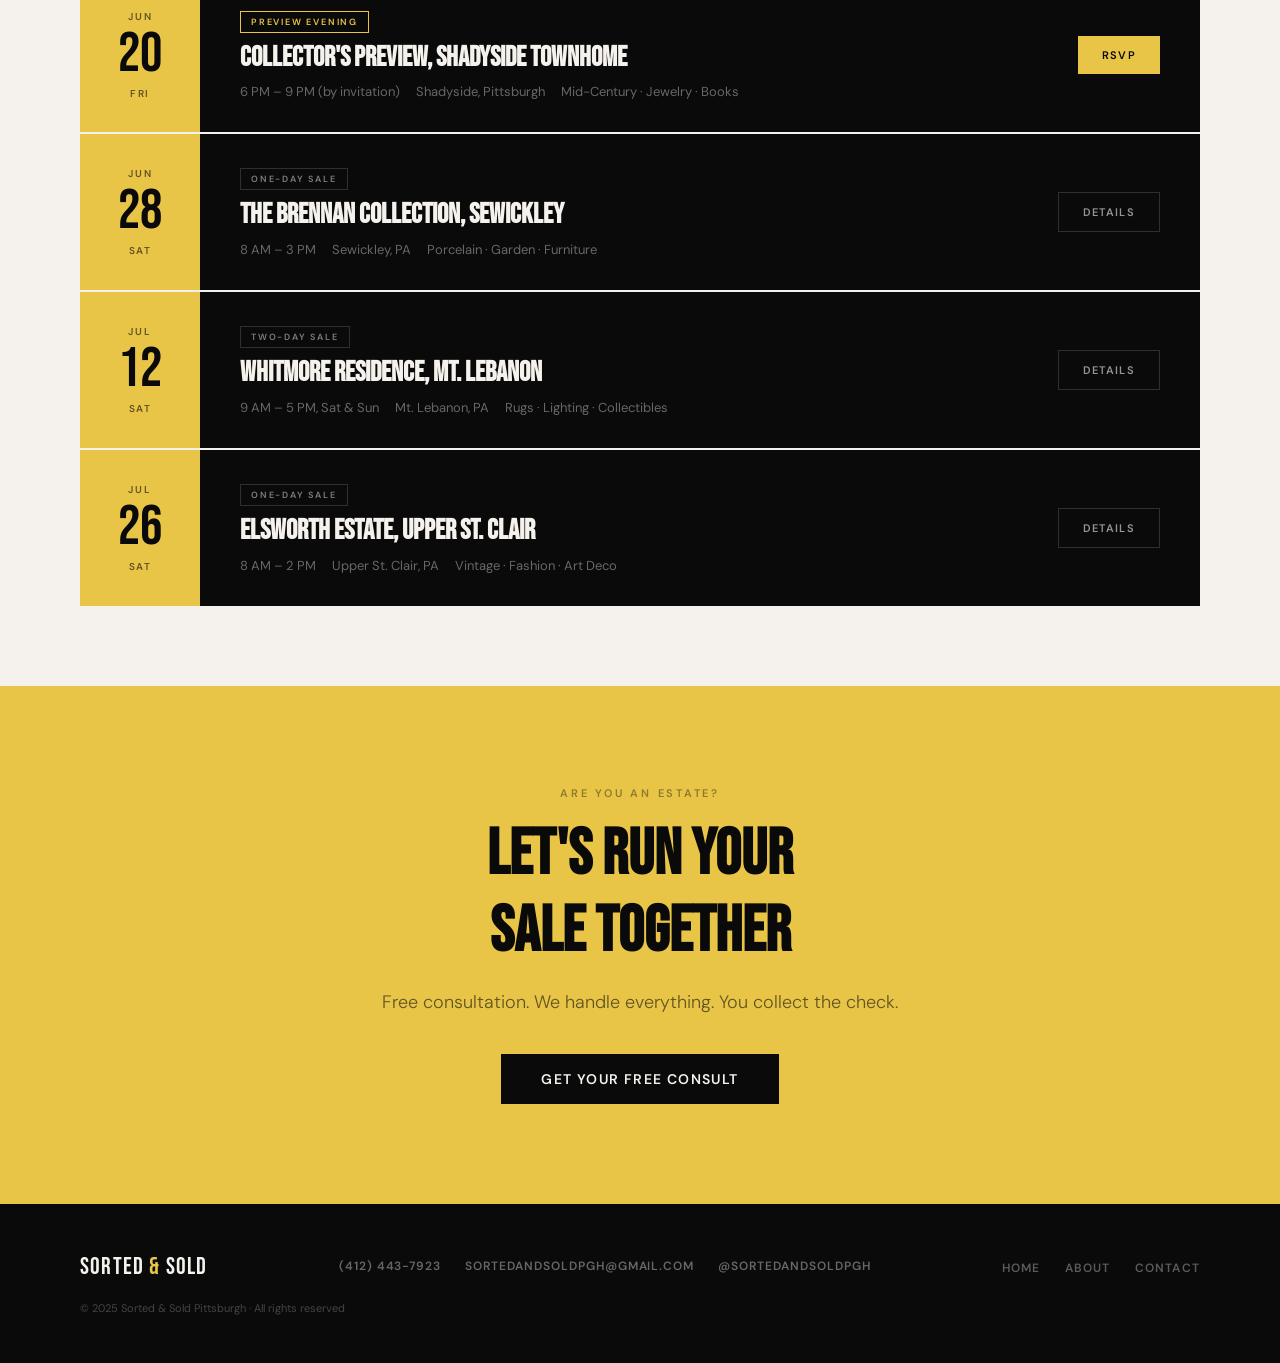
<file: events.html>
<!DOCTYPE html>
<html lang="en">
<head>
  <meta charset="UTF-8" />
  <meta name="viewport" content="width=device-width, initial-scale=1.0" />
  <title>Upcoming Sales — Sorted &amp; Sold Pittsburgh</title>
    <link rel="icon" type="image/x-icon" href="favicon.ico" />
  <link rel="icon" type="image/png" sizes="32x32" href="favicon-32.png" />
  <link rel="icon" type="image/png" sizes="16x16" href="favicon-16.png" />
  <link rel="apple-touch-icon" sizes="180x180" href="apple-touch-icon.png" />
  <link rel="icon" type="image/svg+xml" href="LOGO.svg" />
  <link rel="preconnect" href="https://fonts.googleapis.com">
  <link href="https://fonts.googleapis.com/css2?family=Bebas+Neue&family=DM+Sans:ital,wght@0,300;0,400;0,600;1,300&display=swap" rel="stylesheet">
  <style>
    :root {
      --black: #0a0a0a;
      --white: #f5f2ed;
      --cream: #f0ead8;
      --accent: #e8c547;
      --text: #1a1a1a;
    }

    * { margin: 0; padding: 0; box-sizing: border-box; }
    html { scroll-behavior: smooth; }
    body { background: var(--white); color: var(--text); font-family: 'DM Sans', sans-serif; overflow-x: hidden; }

    /* NAV */
    nav {
      position: fixed; top: 0; left: 0; right: 0; z-index: 158;
      display: flex; align-items: center; justify-content: space-between;
      padding: 20px 60px;
      background: rgba(10,10,10,0.92);
      backdrop-filter: blur(12px);
      border-bottom: 1px solid rgba(255,255,255,0.06);
    }
    .nav-logo {
      font-family: 'Bebas Neue', sans-serif;
      font-size: 24px; letter-spacing: 0.05em;
      color: var(--white); text-decoration: none;
    }
    .nav-logo span { color: var(--accent); }
    .nav-links { display: flex; gap: 24px; list-style: none; flex-wrap: nowrap; }
    .nav-links a {
      font-size: 12px; font-weight: 600; letter-spacing: 0.12em;
      text-transform: uppercase; color: rgba(245,242,237,0.55);
      text-decoration: none; transition: color 0.2s;
    }
    .nav-links a:hover { color: var(--accent); }

    /* HERO */
    .page-hero {
      background: var(--black);
      padding: 160px 80px 100px;
      position: relative; overflow: hidden;
    }
    .page-hero::before {
      content: '';
      position: absolute; inset: 0;
      background: repeating-linear-gradient(
        -45deg, transparent, transparent 40px,
        rgba(255,255,255,0.015) 40px, rgba(255,255,255,0.015) 41px
      );
      pointer-events: none;
    }
    .page-hero-label {
      font-size: 11px; font-weight: 600; letter-spacing: 0.25em;
      text-transform: uppercase; color: rgba(245,242,237,0.3);
      margin-bottom: 20px; display: block;
    }
    .page-hero h1 {
      font-family: 'Bebas Neue', sans-serif;
      font-size: clamp(60px, 8vw, 110px);
      line-height: 0.92; color: var(--white);
    }
    .page-hero h1 span { color: var(--accent); }
    .page-hero p {
      font-size: 18px; font-weight: 300;
      color: rgba(245,242,237,0.5); margin-top: 28px;
      max-width: 520px; line-height: 1.65;
    }

    /* MARQUEE */
    .marquee-bar {
      background: var(--accent); padding: 14px 0; overflow: hidden; white-space: nowrap;
    }
    .marquee-track {
      display: inline-flex;
      animation: marquee 18s linear infinite;
    }
    .marquee-track span {
      font-family: 'Bebas Neue', sans-serif;
      font-size: 18px; letter-spacing: 0.1em;
      color: var(--black); padding: 0 32px;
    }
    .marquee-track .dot { color: rgba(0,0,0,0.35); }
    @keyframes marquee { from { transform: translateX(0); } to { transform: translateX(-50%); } }

    /* INTRO / WHAT TO EXPECT */
    .intro-section {
      padding: 80px; background: var(--cream);
      display: grid; grid-template-columns: 1fr 1fr; gap: 80px; align-items: start;
    }
    .intro-section .section-label {
      font-size: 11px; font-weight: 600; letter-spacing: 0.25em;
      text-transform: uppercase; color: rgba(10,10,10,0.35);
      display: block; margin-bottom: 16px;
    }
    .intro-section h2 {
      font-family: 'Bebas Neue', sans-serif;
      font-size: clamp(36px, 4vw, 56px);
      line-height: 1; color: var(--black); margin-bottom: 24px;
    }
    .intro-section p {
      font-size: 16px; font-weight: 300;
      color: rgba(10,10,10,0.6); line-height: 1.75; margin-bottom: 16px;
    }

    /* NOTIFY BOX */
    .notify-box {
      background: var(--black); padding: 40px;
    }
    .notify-box h3 {
      font-family: 'Bebas Neue', sans-serif;
      font-size: 28px; color: var(--white); margin-bottom: 12px;
    }
    .notify-box p { font-size: 14px; color: rgba(245,242,237,0.5); margin-bottom: 24px; line-height: 1.6; }
    .notify-btns { display: flex; flex-direction: column; gap: 10px; }
    .notify-btn {
      display: flex; align-items: center; gap: 12px;
      background: rgba(255,255,255,0.06);
      border: 1px solid rgba(255,255,255,0.08);
      color: rgba(245,242,237,0.7);
      padding: 14px 20px; cursor: pointer;
      font-family: 'DM Sans', sans-serif; font-size: 13px;
      font-weight: 600; letter-spacing: 0.08em; text-transform: uppercase;
      transition: background 0.2s, color 0.2s;
    }
    .notify-btn:hover { background: var(--accent); color: var(--black); }

    /* FILTERS */
    .events-section { padding: 80px; }
    .events-header {
      display: flex; align-items: center; justify-content: space-between;
      margin-bottom: 40px; flex-wrap: wrap; gap: 20px;
    }
    .events-header h2 {
      font-family: 'Bebas Neue', sans-serif;
      font-size: clamp(36px, 4vw, 56px); color: var(--black);
    }
    .filter-bar { display: flex; gap: 8px; }
    .filter-btn {
      background: none; border: 1.5px solid rgba(10,10,10,0.15);
      padding: 8px 20px; cursor: pointer;
      font-family: 'DM Sans', sans-serif; font-size: 11px;
      font-weight: 600; letter-spacing: 0.12em; text-transform: uppercase;
      color: rgba(10,10,10,0.45); transition: all 0.2s;
    }
    .filter-btn.active,
    .filter-btn:hover { background: var(--black); color: var(--white); border-color: var(--black); }

    /* EVENT CARDS */
    .events-list { display: flex; flex-direction: column; gap: 2px; }

    .event-card {
      display: grid; grid-template-columns: 120px 1fr auto;
      align-items: center; gap: 0;
      background: var(--black); color: var(--white);
      padding: 0; overflow: hidden;
      transition: transform 0.2s;
    }
    .event-card:hover { transform: translateX(4px); }

    .event-date-block {
      background: var(--accent); color: var(--black);
      display: flex; flex-direction: column;
      align-items: center; justify-content: center;
      padding: 32px 20px; height: 100%;
      text-align: center;
    }
    .event-month {
      font-size: 10px; font-weight: 600; letter-spacing: 0.2em;
      text-transform: uppercase; opacity: 0.6; margin-bottom: 4px;
    }
    .event-day {
      font-family: 'Bebas Neue', sans-serif;
      font-size: 56px; line-height: 1;
    }
    .event-weekday {
      font-size: 10px; font-weight: 600; letter-spacing: 0.15em;
      text-transform: uppercase; opacity: 0.6; margin-top: 4px;
    }

    .event-info { padding: 32px 40px; }
    .event-tag {
      display: inline-block;
      font-size: 9px; font-weight: 600; letter-spacing: 0.2em;
      text-transform: uppercase;
      border: 1px solid rgba(255,255,255,0.15);
      padding: 4px 10px; color: rgba(245,242,237,0.5);
      margin-bottom: 10px;
    }
    .event-card.preview .event-tag { border-color: var(--accent); color: var(--accent); }
    .event-info h3 {
      font-family: 'Bebas Neue', sans-serif;
      font-size: 28px; color: var(--white);
      margin-bottom: 10px; line-height: 1.1;
    }
    .event-meta {
      display: flex; flex-wrap: wrap; gap: 16px;
      font-size: 13px; color: rgba(245,242,237,0.4);
    }

    .event-action { padding: 32px 40px; }
    .btn-accent {
      background: var(--accent); color: var(--black);
      font-family: 'DM Sans', sans-serif; font-weight: 600;
      font-size: 11px; letter-spacing: 0.12em; text-transform: uppercase;
      padding: 12px 24px; text-decoration: none; display: inline-block;
      transition: transform 0.2s;
    }
    .btn-accent:hover { transform: translate(-2px, -2px); }
    .btn-outline-dark {
      border: 1.5px solid rgba(255,255,255,0.15); color: rgba(245,242,237,0.6);
      font-family: 'DM Sans', sans-serif; font-weight: 600;
      font-size: 11px; letter-spacing: 0.12em; text-transform: uppercase;
      padding: 12px 24px; text-decoration: none; display: inline-block;
      background: none; cursor: pointer; transition: all 0.2s;
    }
    .btn-outline-dark:hover { border-color: var(--white); color: var(--white); }

    /* CTA */
    .cta-section {
      background: var(--accent); padding: 100px 80px;
      text-align: center;
    }
    .cta-section h2 {
      font-family: 'Bebas Neue', sans-serif;
      font-size: clamp(40px, 5vw, 68px);
      color: var(--black); margin-bottom: 20px;
    }
    .cta-section p {
      font-size: 18px; font-weight: 300;
      color: rgba(10,10,10,0.6); margin-bottom: 40px;
    }
    .btn-dark {
      background: var(--black); color: var(--white);
      font-family: 'DM Sans', sans-serif; font-weight: 600;
      font-size: 14px; letter-spacing: 0.1em; text-transform: uppercase;
      padding: 16px 40px; text-decoration: none; display: inline-block;
      transition: transform 0.2s, box-shadow 0.2s;
    }
    .btn-dark:hover { transform: translate(-3px,-3px); box-shadow: 6px 6px 0 rgba(0,0,0,0.2); }

    /* FOOTER */
    footer {
      background: var(--black); padding: 48px 80px;
      display: flex; align-items: center;
      justify-content: space-between; flex-wrap: wrap; gap: 20px;
    }
    .footer-brand {
      font-family: 'Bebas Neue', sans-serif;
      font-size: 24px; color: var(--white); letter-spacing: 0.05em;
    }
    .footer-brand span { color: var(--accent); }
    .footer-contact { display: flex; gap: 24px; flex-wrap: wrap; }
    .footer-contact a {
      font-size: 12px; font-weight: 600; letter-spacing: 0.08em;
      text-transform: uppercase; color: rgba(245,242,237,0.4);
      text-decoration: none; transition: color 0.2s;
    }
    .footer-contact a:hover { color: var(--accent); }
    .footer-links { display: flex; gap: 24px; list-style: none; }
    .footer-links a {
      font-size: 12px; font-weight: 600; letter-spacing: 0.1em;
      text-transform: uppercase; color: rgba(245,242,237,0.35);
      text-decoration: none; transition: color 0.2s;
    }
    .footer-links a:hover { color: var(--accent); }
    .footer-copy { font-size: 11px; color: rgba(245,242,237,0.25); }


    /* HAMBURGER */
    .hamburger {
      display: none; flex-direction: column; gap: 5px;
      background: none; border: none; cursor: pointer;
      padding: 4px; z-index: 200;
    }
    .hamburger span {
      display: block; width: 26px; height: 2px;
      background: var(--white);
      transition: transform 0.3s, opacity 0.3s;
      transform-origin: center;
    }
    .hamburger.open span:nth-child(1) { transform: translateY(7px) rotate(45deg); }
    .hamburger.open span:nth-child(2) { opacity: 0; }
    .hamburger.open span:nth-child(3) { transform: translateY(-7px) rotate(-45deg); }

    @media (max-width: 900px) {
      .hamburger { display: flex; }
      .nav-links {
        position: fixed; top: 0; right: 0;
        width: 75%; height: 100vh;
        background: #0a0a0a;
        flex-direction: column; align-items: flex-start; justify-content: center;
        padding: 80px 48px; gap: 2rem;
        z-index: 160;
        transform: translateX(100%);
        transition: transform 0.35s cubic-bezier(0.4,0,0.2,1);
        display: flex;
        border-left: 1px solid rgba(255,255,255,0.06);
      }
      .nav-links.open { transform: translateX(0); }
      .nav-links a { font-size: 1rem; letter-spacing: 0.15em; color: rgba(245,242,237,0.7); }
      .nav-links a:hover { color: var(--accent); }
      .nav-overlay {
        display: none; position: fixed; inset: 0;
        background: rgba(0,0,0,0.55); z-index: 155;
        backdrop-filter: blur(2px);
      }
      .nav-overlay.open { display: block; }
      nav { padding: 16px 24px; }
      .page-hero { padding: 120px 24px 80px; }
      .intro-section { grid-template-columns: 1fr; padding: 60px 24px; }
      .events-section { padding: 60px 24px; }
      .event-card { grid-template-columns: 90px 1fr; }
      .event-action { display: none; }
      .cta-section { padding: 60px 24px; }
      footer { flex-direction: column; text-align: center; padding: 40px 24px; }
    }
  </style>
</head>
<body>

<nav>
  <a href="/" class="nav-logo">Sorted <span>&</span> Sold</a>
  <ul class="nav-links" id="navLinks">
    <li><a href="events.html" style="color:var(--accent)">Upcoming Sales</a></li>
    <li><a href="about.html">About</a></li>
    <li><a href="faq.html">FAQ</a></li>
    <li><a href="contact.html">Get Started</a></li>
  </ul>
  <button class="hamburger" id="hamburger" onclick="toggleNav()" aria-label="Menu">
    <span></span><span></span><span></span>
  </button>
</nav>
<div class="nav-overlay" id="navOverlay" onclick="closeNav()"></div>

<!-- HERO -->
<div class="page-hero">
  <span class="page-hero-label">Upcoming Sales</span>
  <h1>Don't Miss<br>the <span>Next Big Find</span></h1>
  <p>Open to the public. No tickets, no membership. Just show up and see what you find. We stage every sale like a boutique so you can actually browse.</p>
</div>

<!-- MARQUEE -->
<div class="marquee-bar">
  <div class="marquee-track">
    <span>Fine Art</span><span class="dot">✦</span>
    <span>Antique Furniture</span><span class="dot">✦</span>
    <span>Jewelry &amp; Watches</span><span class="dot">✦</span>
    <span>China &amp; Porcelain</span><span class="dot">✦</span>
    <span>Mid-Century Finds</span><span class="dot">✦</span>
    <span>Silver &amp; Flatware</span><span class="dot">✦</span>
    <span>Rugs &amp; Textiles</span><span class="dot">✦</span>
    <span>Books &amp; Libraries</span><span class="dot">✦</span>
    <span>Collectibles</span><span class="dot">✦</span>
    <span>Fine Art</span><span class="dot">✦</span>
    <span>Antique Furniture</span><span class="dot">✦</span>
    <span>Jewelry &amp; Watches</span><span class="dot">✦</span>
    <span>China &amp; Porcelain</span><span class="dot">✦</span>
    <span>Mid-Century Finds</span><span class="dot">✦</span>
    <span>Silver &amp; Flatware</span><span class="dot">✦</span>
    <span>Rugs &amp; Textiles</span><span class="dot">✦</span>
    <span>Books &amp; Libraries</span><span class="dot">✦</span>
    <span>Collectibles</span><span class="dot">✦</span>
  </div>
</div>

<!-- INTRO -->
<div class="intro-section">
  <div>
    <span class="section-label">What to Expect</span>
    <h2>Real Homes. Real Stuff. Really Good Deals.</h2>
    <p>Every sale is thoughtfully staged and priced so you can actually find what you're looking for. We arrive early, so the good stuff is visible. No digging through piles.</p>
    <p>We post photos and details in advance so you can scope things out before you come. Arriving early is always a good idea. The good stuff goes fast.</p>
    <p>Follow <a href="https://instagram.com/sortedandsoldpgh" target="_blank" style="color:var(--black);font-weight:600">@sortedandsoldpgh</a> on Instagram for the latest previews and updates.</p>
  </div>
  <div class="notify-box">
    <h3>Never Miss a Sale ✦</h3>
    <p>Get notified when new sales are posted. It's free and you can unsubscribe any time.</p>
    <div class="notify-btns">
      <button class="notify-btn" onclick="subscribeGCal()">
        <svg width="16" height="16" viewBox="0 0 24 24" fill="none" stroke="currentColor" stroke-width="1.5">
          <rect x="3" y="4" width="18" height="18" rx="2"/><path d="M16 2v4M8 2v4M3 10h18"/>
        </svg>
        Add to Google Calendar
      </button>
      <button class="notify-btn" onclick="subscribeICal()">
        <svg width="16" height="16" viewBox="0 0 24 24" fill="none" stroke="currentColor" stroke-width="1.5">
          <rect x="3" y="4" width="18" height="18" rx="2"/><path d="M16 2v4M8 2v4M3 10h18"/>
        </svg>
        Subscribe via iCal / Outlook
      </button>
      <button class="notify-btn" onclick="subscribeEmail()">
        <svg width="16" height="16" viewBox="0 0 24 24" fill="none" stroke="currentColor" stroke-width="1.5">
          <path d="M4 4h16c1.1 0 2 .9 2 2v12c0 1.1-.9 2-2 2H4c-1.1 0-2-.9-2-2V6c0-1.1.9-2 2-2z"/>
          <polyline points="22,6 12,13 2,6"/>
        </svg>
        Get Email Notifications
      </button>
    </div>
  </div>
</div>

<!-- EVENTS LIST -->
<section class="events-section">
  <div class="events-header">
    <h2>Upcoming Sales</h2>
    <div class="filter-bar">
      <button class="filter-btn active" onclick="filterEvents('all', this)">All</button>
      <button class="filter-btn" onclick="filterEvents('upcoming', this)">Sales</button>
      <button class="filter-btn" onclick="filterEvents('preview', this)">Preview Events</button>
    </div>
  </div>

  <div class="events-list">

    <div class="event-card" data-type="upcoming">
      <div class="event-date-block">
        <div class="event-month">Jun</div>
        <div class="event-day">14</div>
        <div class="event-weekday">Sat</div>
      </div>
      <div class="event-info">
        <span class="event-tag">Two-Day Sale</span>
        <h3>The Harrington Estate, Fox Chapel</h3>
        <div class="event-meta">
          <span>9 AM – 4 PM, Sat &amp; Sun</span>
          <span>Fox Chapel, PA</span>
          <span>Fine Art · Silver · Antiques</span>
        </div>
      </div>
      <div class="event-action">
        <button class="btn-outline-dark">Details</button>
      </div>
    </div>

    <div class="event-card preview" data-type="preview">
      <div class="event-date-block">
        <div class="event-month">Jun</div>
        <div class="event-day">20</div>
        <div class="event-weekday">Fri</div>
      </div>
      <div class="event-info">
        <span class="event-tag">Preview Evening</span>
        <h3>Collector's Preview, Shadyside Townhome</h3>
        <div class="event-meta">
          <span>6 PM – 9 PM (by invitation)</span>
          <span>Shadyside, Pittsburgh</span>
          <span>Mid-Century · Jewelry · Books</span>
        </div>
      </div>
      <div class="event-action">
        <a href="contact.html" class="btn-accent">RSVP</a>
      </div>
    </div>

    <div class="event-card" data-type="upcoming">
      <div class="event-date-block">
        <div class="event-month">Jun</div>
        <div class="event-day">28</div>
        <div class="event-weekday">Sat</div>
      </div>
      <div class="event-info">
        <span class="event-tag">One-Day Sale</span>
        <h3>The Brennan Collection, Sewickley</h3>
        <div class="event-meta">
          <span>8 AM – 3 PM</span>
          <span>Sewickley, PA</span>
          <span>Porcelain · Garden · Furniture</span>
        </div>
      </div>
      <div class="event-action">
        <button class="btn-outline-dark">Details</button>
      </div>
    </div>

    <div class="event-card" data-type="upcoming">
      <div class="event-date-block">
        <div class="event-month">Jul</div>
        <div class="event-day">12</div>
        <div class="event-weekday">Sat</div>
      </div>
      <div class="event-info">
        <span class="event-tag">Two-Day Sale</span>
        <h3>Whitmore Residence, Mt. Lebanon</h3>
        <div class="event-meta">
          <span>9 AM – 5 PM, Sat &amp; Sun</span>
          <span>Mt. Lebanon, PA</span>
          <span>Rugs · Lighting · Collectibles</span>
        </div>
      </div>
      <div class="event-action">
        <button class="btn-outline-dark">Details</button>
      </div>
    </div>

    <div class="event-card" data-type="upcoming">
      <div class="event-date-block">
        <div class="event-month">Jul</div>
        <div class="event-day">26</div>
        <div class="event-weekday">Sat</div>
      </div>
      <div class="event-info">
        <span class="event-tag">One-Day Sale</span>
        <h3>Elsworth Estate, Upper St. Clair</h3>
        <div class="event-meta">
          <span>8 AM – 2 PM</span>
          <span>Upper St. Clair, PA</span>
          <span>Vintage · Fashion · Art Deco</span>
        </div>
      </div>
      <div class="event-action">
        <button class="btn-outline-dark">Details</button>
      </div>
    </div>

  </div>
</section>

<!-- CTA -->
<section class="cta-section">
  <span style="font-size:11px;font-weight:600;letter-spacing:0.25em;text-transform:uppercase;color:rgba(10,10,10,0.4);display:block;margin-bottom:16px">Are You an Estate?</span>
  <h2>Let's Run Your<br>Sale Together</h2>
  <p>Free consultation. We handle everything. You collect the check.</p>
  <a href="contact.html" class="btn-dark">Get Your Free Consult</a>
</section>

<footer>
  <div class="footer-brand">Sorted <span>&</span> Sold</div>
  <div class="footer-contact">
    <a href="tel:+4124437923">(412) 443-7923</a>
    <a href="mailto:sortedandsoldpgh@gmail.com">sortedandsoldpgh@gmail.com</a>
    <a href="https://instagram.com/sortedandsoldpgh" target="_blank">@sortedandsoldpgh</a>
  </div>
  <ul class="footer-links">
    <li><a href="/">Home</a></li>
    <li><a href="about.html">About</a></li>
    <li><a href="contact.html">Contact</a></li>
  </ul>
  <p class="footer-copy">© 2025 Sorted &amp; Sold Pittsburgh · All rights reserved</p>
</footer>

<script>
  function filterEvents(type, btn) {
    document.querySelectorAll('.filter-btn').forEach(b => b.classList.remove('active'));
    btn.classList.add('active');
    document.querySelectorAll('.event-card').forEach(card => {
      card.style.display = (type === 'all' || card.dataset.type === type) ? '' : 'none';
    });
  }
  function subscribeGCal() {
    const calId = 'YOUR_CALENDAR_ID@group.calendar.google.com';
    window.open(`https://calendar.google.com/calendar/r?cid=${encodeURIComponent(calId)}`, '_blank');
  }
  function subscribeICal() {
    window.open('https://calendar.google.com/calendar/ical/YOUR_CALENDAR_ID/public/basic.ics', '_blank');
  }
  function subscribeEmail() {
    window.location.href = 'contact.html?reason=newsletter';
  }
</script>

<script>
  function toggleNav() {
    document.getElementById('hamburger').classList.toggle('open');
    document.getElementById('navLinks').classList.toggle('open');
    document.getElementById('navOverlay').classList.toggle('open');
    document.body.style.overflow = document.getElementById('navLinks').classList.contains('open') ? 'hidden' : '';
  }
  function closeNav() {
    document.getElementById('hamburger').classList.remove('open');
    document.getElementById('navLinks').classList.remove('open');
    document.getElementById('navOverlay').classList.remove('open');
    document.body.style.overflow = '';
  }
  document.querySelectorAll('#navLinks a').forEach(function(a) {
    a.addEventListener('click', closeNav);
  });
</script>
</body>
</html>
</file>
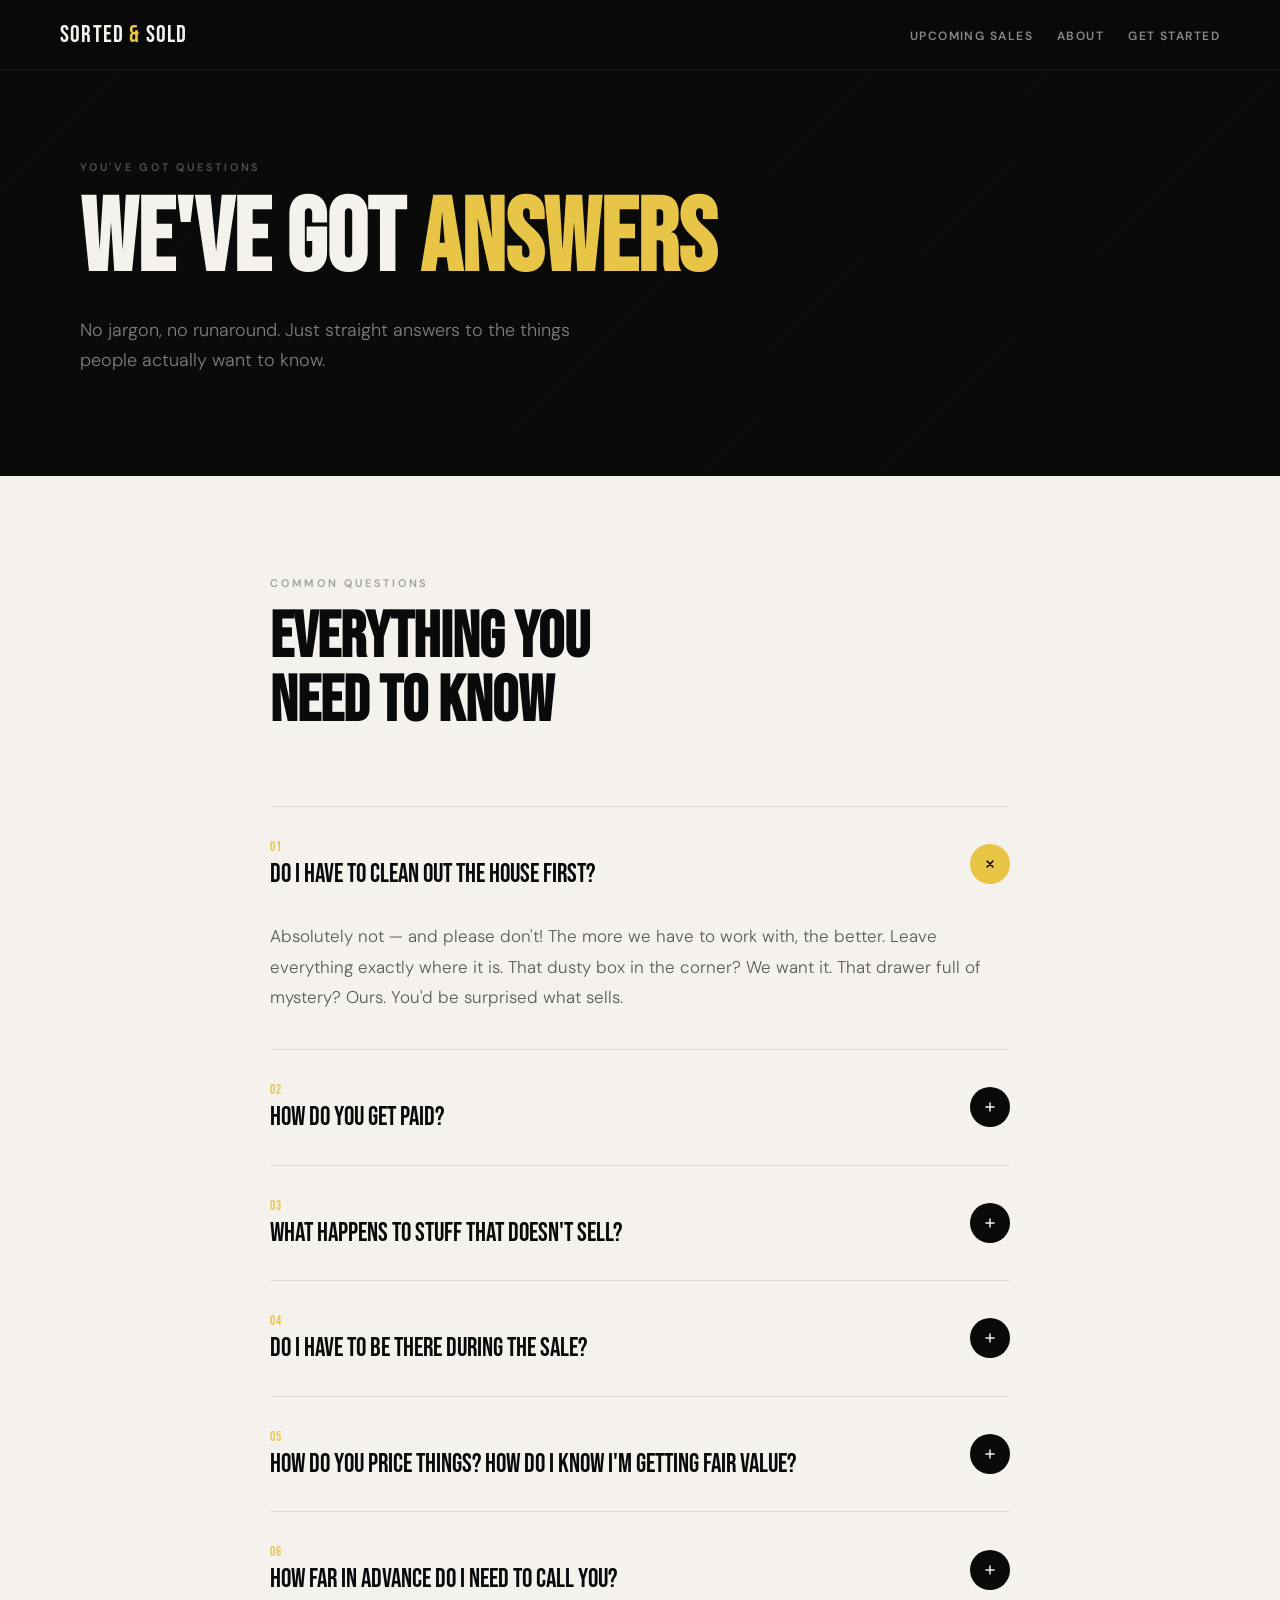
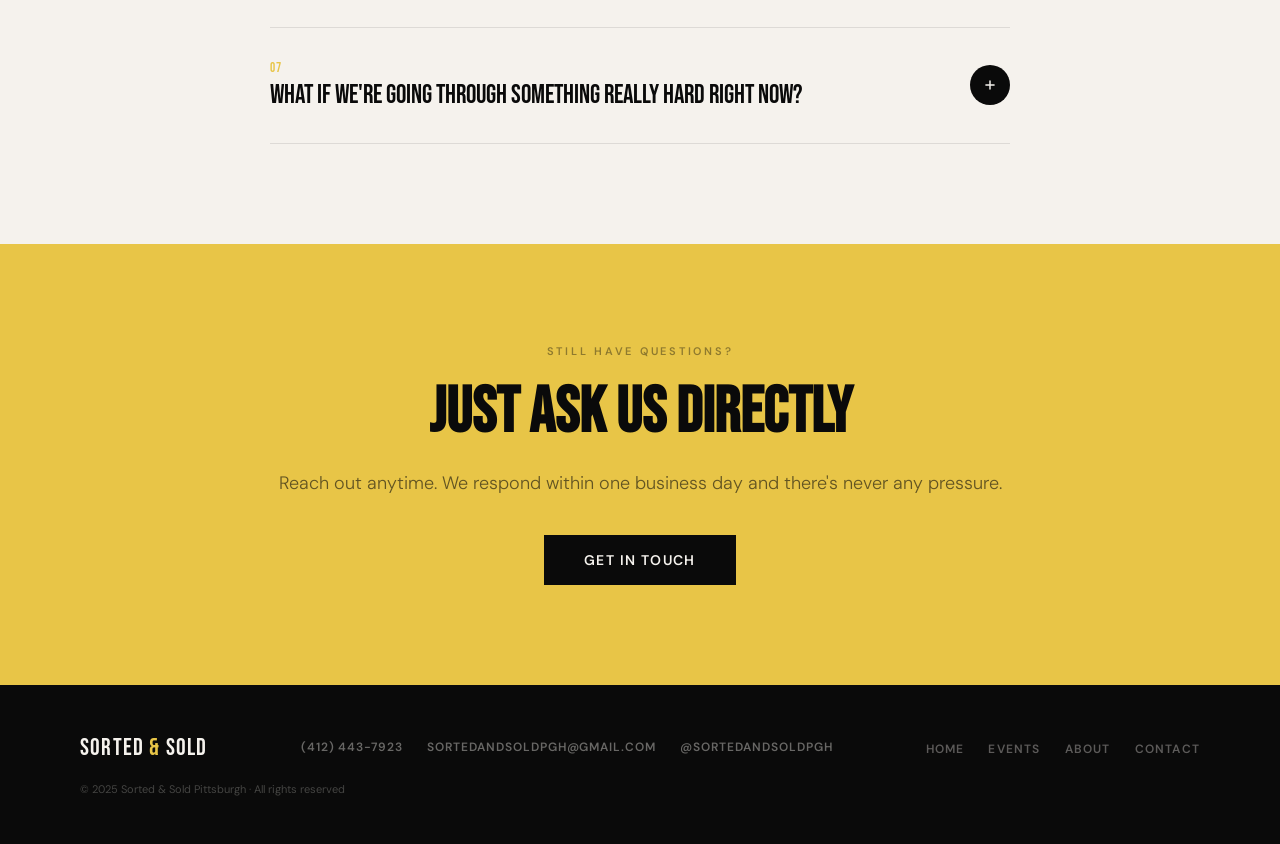
<file: faq.html>
<!DOCTYPE html>
<html lang="en">
<head>
  <meta charset="UTF-8" />
  <meta name="viewport" content="width=device-width, initial-scale=1.0" />
  <title>FAQ — Sorted &amp; Sold Pittsburgh</title>
    <link rel="icon" type="image/x-icon" href="favicon.ico" />
  <link rel="icon" type="image/png" sizes="32x32" href="favicon-32.png" />
  <link rel="icon" type="image/png" sizes="16x16" href="favicon-16.png" />
  <link rel="apple-touch-icon" sizes="180x180" href="apple-touch-icon.png" />
  <link rel="icon" type="image/svg+xml" href="LOGO.svg" />
  <link rel="preconnect" href="https://fonts.googleapis.com">
  <link href="https://fonts.googleapis.com/css2?family=Bebas+Neue&family=DM+Sans:ital,wght@0,300;0,400;0,600;1,300&display=swap" rel="stylesheet">
  <style>
    :root {
      --black: #0a0a0a;
      --white: #f5f2ed;
      --cream: #f0ead8;
      --accent: #e8c547;
      --text: #1a1a1a;
    }

    * { margin: 0; padding: 0; box-sizing: border-box; }
    html { scroll-behavior: smooth; }
    body { background: var(--white); color: var(--text); font-family: 'DM Sans', sans-serif; overflow-x: hidden; }

    /* NAV */
    nav {
      position: fixed; top: 0; left: 0; right: 0; z-index: 158;
      display: flex; align-items: center; justify-content: space-between;
      padding: 20px 60px;
      background: rgba(10,10,10,0.92);
      backdrop-filter: blur(12px);
      border-bottom: 1px solid rgba(255,255,255,0.06);
    }
    .nav-logo {
      font-family: 'Bebas Neue', sans-serif;
      font-size: 24px; letter-spacing: 0.05em;
      color: var(--white); text-decoration: none;
    }
    .nav-logo span { color: var(--accent); }
    .nav-links { display: flex; gap: 24px; list-style: none; flex-wrap: nowrap; }
    .nav-links a {
      font-size: 12px; font-weight: 600; letter-spacing: 0.12em;
      text-transform: uppercase; color: rgba(245,242,237,0.55);
      text-decoration: none; transition: color 0.2s;
    }
    .nav-links a:hover { color: var(--accent); }

    /* HERO */
    .page-hero {
      background: var(--black);
      padding: 160px 80px 100px;
      position: relative; overflow: hidden;
    }
    .page-hero::before {
      content: '';
      position: absolute; inset: 0;
      background: repeating-linear-gradient(
        -45deg, transparent, transparent 40px,
        rgba(255,255,255,0.015) 40px, rgba(255,255,255,0.015) 41px
      );
      pointer-events: none;
    }
    .page-hero-label {
      font-size: 11px; font-weight: 600; letter-spacing: 0.25em;
      text-transform: uppercase; color: rgba(245,242,237,0.3);
      margin-bottom: 20px; display: block;
    }
    .page-hero h1 {
      font-family: 'Bebas Neue', sans-serif;
      font-size: clamp(60px, 8vw, 110px);
      line-height: 0.92; color: var(--white); margin-bottom: 28px;
    }
    .page-hero h1 span { color: var(--accent); }
    .page-hero p {
      font-size: 18px; font-weight: 300;
      color: rgba(245,242,237,0.5);
      max-width: 500px; line-height: 1.65;
    }

    /* FAQ SECTION */
    .faq-section {
      padding: 100px 80px;
      max-width: 900px;
      margin: 0 auto;
    }

    .faq-intro {
      margin-bottom: 72px;
    }
    .faq-intro .section-label {
      font-size: 11px; font-weight: 600; letter-spacing: 0.25em;
      text-transform: uppercase; color: rgba(10,10,10,0.35);
      display: block; margin-bottom: 16px;
    }
    .faq-intro h2 {
      font-family: 'Bebas Neue', sans-serif;
      font-size: clamp(40px, 5vw, 64px);
      line-height: 1; color: var(--black);
    }

    /* FAQ ITEMS */
    .faq-item {
      border-top: 1px solid rgba(10,10,10,0.1);
      padding: 0;
      overflow: hidden;
    }
    .faq-item:last-of-type { border-bottom: 1px solid rgba(10,10,10,0.1); }

    .faq-question {
      width: 100%; background: none; border: none;
      display: flex; align-items: center; justify-content: space-between;
      gap: 24px; padding: 32px 0; cursor: pointer;
      text-align: left;
    }
    .faq-question-text {
      font-family: 'Bebas Neue', sans-serif;
      font-size: 26px; color: var(--black); line-height: 1.1;
      transition: color 0.2s;
    }
    .faq-item.open .faq-question-text { color: var(--black); }

    .faq-icon {
      width: 40px; height: 40px; flex-shrink: 0;
      background: var(--black); border-radius: 50%;
      display: flex; align-items: center; justify-content: center;
      transition: background 0.2s, transform 0.3s;
    }
    .faq-item.open .faq-icon {
      background: var(--accent);
      transform: rotate(45deg);
    }
    .faq-icon svg { stroke: var(--white); }
    .faq-item.open .faq-icon svg { stroke: var(--black); }

    .faq-answer {
      max-height: 0; overflow: hidden;
      transition: max-height 0.4s ease, padding 0.3s ease;
    }
    .faq-item.open .faq-answer {
      max-height: 400px;
    }
    .faq-answer-inner {
      padding-bottom: 36px;
    }
    .faq-answer-inner p {
      font-size: 17px; font-weight: 300;
      color: rgba(10,10,10,0.65); line-height: 1.8;
    }

    /* NUMBER ACCENT */
    .faq-num {
      font-family: 'Bebas Neue', sans-serif;
      font-size: 13px; color: var(--accent);
      letter-spacing: 0.1em; margin-bottom: 6px; display: block;
    }

    /* CTA */
    .cta-section {
      background: var(--accent); padding: 100px 80px;
      text-align: center;
    }
    .cta-section h2 {
      font-family: 'Bebas Neue', sans-serif;
      font-size: clamp(40px, 5vw, 68px);
      color: var(--black); margin-bottom: 20px;
    }
    .cta-section p {
      font-size: 18px; font-weight: 300;
      color: rgba(10,10,10,0.6); margin-bottom: 40px;
    }
    .btn-dark {
      background: var(--black); color: var(--white);
      font-family: 'DM Sans', sans-serif; font-weight: 600;
      font-size: 14px; letter-spacing: 0.1em; text-transform: uppercase;
      padding: 16px 40px; text-decoration: none; display: inline-block;
      transition: transform 0.2s, box-shadow 0.2s;
    }
    .btn-dark:hover { transform: translate(-3px,-3px); box-shadow: 6px 6px 0 rgba(0,0,0,0.2); }

    /* FOOTER */
    footer {
      background: var(--black); padding: 48px 80px;
      display: flex; align-items: center;
      justify-content: space-between; flex-wrap: wrap; gap: 20px;
    }
    .footer-brand {
      font-family: 'Bebas Neue', sans-serif;
      font-size: 24px; color: var(--white); letter-spacing: 0.05em;
    }
    .footer-brand span { color: var(--accent); }
    .footer-contact { display: flex; gap: 24px; flex-wrap: wrap; }
    .footer-contact a {
      font-size: 12px; font-weight: 600; letter-spacing: 0.08em;
      text-transform: uppercase; color: rgba(245,242,237,0.4);
      text-decoration: none; transition: color 0.2s;
    }
    .footer-contact a:hover { color: var(--accent); }
    .footer-links { display: flex; gap: 24px; list-style: none; }
    .footer-links a {
      font-size: 12px; font-weight: 600; letter-spacing: 0.1em;
      text-transform: uppercase; color: rgba(245,242,237,0.35);
      text-decoration: none; transition: color 0.2s;
    }
    .footer-links a:hover { color: var(--accent); }
    .footer-copy { font-size: 11px; color: rgba(245,242,237,0.25); }


    /* HAMBURGER */
    .hamburger {
      display: none; flex-direction: column; gap: 5px;
      background: none; border: none; cursor: pointer;
      padding: 4px; z-index: 200;
    }
    .hamburger span {
      display: block; width: 26px; height: 2px;
      background: var(--white);
      transition: transform 0.3s, opacity 0.3s;
      transform-origin: center;
    }
    .hamburger.open span:nth-child(1) { transform: translateY(7px) rotate(45deg); }
    .hamburger.open span:nth-child(2) { opacity: 0; }
    .hamburger.open span:nth-child(3) { transform: translateY(-7px) rotate(-45deg); }

    @media (max-width: 900px) {
      .hamburger { display: flex; }
      .nav-links {
        position: fixed; top: 0; right: 0;
        width: 75%; height: 100vh;
        background: #0a0a0a;
        flex-direction: column; align-items: flex-start; justify-content: center;
        padding: 80px 48px; gap: 2rem;
        z-index: 160;
        transform: translateX(100%);
        transition: transform 0.35s cubic-bezier(0.4,0,0.2,1);
        display: flex;
        border-left: 1px solid rgba(255,255,255,0.06);
      }
      .nav-links.open { transform: translateX(0); }
      .nav-links a { font-size: 1rem; letter-spacing: 0.15em; color: rgba(245,242,237,0.7); }
      .nav-links a:hover { color: var(--accent); }
      .nav-overlay {
        display: none; position: fixed; inset: 0;
        background: rgba(0,0,0,0.55); z-index: 155;
        backdrop-filter: blur(2px);
      }
      .nav-overlay.open { display: block; }
      nav { padding: 16px 24px; }
      .page-hero { padding: 120px 24px 80px; }
      .faq-section { padding: 60px 24px; }
      .cta-section { padding: 60px 24px; }
      footer { flex-direction: column; text-align: center; padding: 40px 24px; }
      .footer-contact, .footer-links { justify-content: center; }
    }
  </style>
</head>
<body>

<nav>
  <a href="/" class="nav-logo">Sorted <span>&</span> Sold</a>
  <ul class="nav-links" id="navLinks">
    <li><a href="events.html">Upcoming Sales</a></li>
    <li><a href="about.html">About</a></li>
    <li><a href="contact.html">Get Started</a></li>
  </ul>
  <button class="hamburger" id="hamburger" onclick="toggleNav()" aria-label="Menu">
    <span></span><span></span><span></span>
  </button>
</nav>
<div class="nav-overlay" id="navOverlay" onclick="closeNav()"></div>

<!-- HERO -->
<div class="page-hero">
  <span class="page-hero-label">You've Got Questions</span>
  <h1>We've Got <span>Answers</span></h1>
  <p>No jargon, no runaround. Just straight answers to the things people actually want to know.</p>
</div>

<!-- FAQ -->
<div class="faq-section">

  <div class="faq-intro">
    <span class="section-label">Common Questions</span>
    <h2>Everything You<br>Need to Know</h2>
  </div>

  <div class="faq-item open">
    <button class="faq-question" onclick="toggleFaq(this)">
      <div>
        <span class="faq-num">01</span>
        <span class="faq-question-text">Do I have to clean out the house first?</span>
      </div>
      <div class="faq-icon">
        <svg width="14" height="14" viewBox="0 0 24 24" fill="none" stroke-width="2.5" stroke-linecap="round">
          <path d="M12 5v14M5 12h14"/>
        </svg>
      </div>
    </button>
    <div class="faq-answer">
      <div class="faq-answer-inner">
        <p>Absolutely not — and please don't! The more we have to work with, the better. Leave everything exactly where it is. That dusty box in the corner? We want it. That drawer full of mystery? Ours. You'd be surprised what sells.</p>
      </div>
    </div>
  </div>

  <div class="faq-item">
    <button class="faq-question" onclick="toggleFaq(this)">
      <div>
        <span class="faq-num">02</span>
        <span class="faq-question-text">How do you get paid?</span>
      </div>
      <div class="faq-icon">
        <svg width="14" height="14" viewBox="0 0 24 24" fill="none" stroke-width="2.5" stroke-linecap="round">
          <path d="M12 5v14M5 12h14"/>
        </svg>
      </div>
    </button>
    <div class="faq-answer">
      <div class="faq-answer-inner">
        <p>We work on commission, meaning we only make money when you make money. No upfront costs, no surprise fees on settlement day. We tell you our rate on day one and that's exactly what it is. Simple, transparent, done.</p>
      </div>
    </div>
  </div>

  <div class="faq-item">
    <button class="faq-question" onclick="toggleFaq(this)">
      <div>
        <span class="faq-num">03</span>
        <span class="faq-question-text">What happens to stuff that doesn't sell?</span>
      </div>
      <div class="faq-icon">
        <svg width="14" height="14" viewBox="0 0 24 24" fill="none" stroke-width="2.5" stroke-linecap="round">
          <path d="M12 5v14M5 12h14"/>
        </svg>
      </div>
    </button>
    <div class="faq-answer">
      <div class="faq-answer-inner">
        <p>We coordinate everything: donation drop-offs to local charities, haul-away options, or we can help you figure out next steps. You won't be left with a house full of leftovers. That's not how we do things.</p>
      </div>
    </div>
  </div>

  <div class="faq-item">
    <button class="faq-question" onclick="toggleFaq(this)">
      <div>
        <span class="faq-num">04</span>
        <span class="faq-question-text">Do I have to be there during the sale?</span>
      </div>
      <div class="faq-icon">
        <svg width="14" height="14" viewBox="0 0 24 24" fill="none" stroke-width="2.5" stroke-linecap="round">
          <path d="M12 5v14M5 12h14"/>
        </svg>
      </div>
    </button>
    <div class="faq-answer">
      <div class="faq-answer-inner">
        <p>Nope! Most clients drop off the keys and let us handle it. We keep you updated and you collect a check at the end. If you want to stop by, you're always welcome. Just know it might be hard to watch strangers fall in love with grandma's lamp.</p>
      </div>
    </div>
  </div>

  <div class="faq-item">
    <button class="faq-question" onclick="toggleFaq(this)">
      <div>
        <span class="faq-num">05</span>
        <span class="faq-question-text">How do you price things? How do I know I'm getting fair value?</span>
      </div>
      <div class="faq-icon">
        <svg width="14" height="14" viewBox="0 0 24 24" fill="none" stroke-width="2.5" stroke-linecap="round">
          <path d="M12 5v14M5 12h14"/>
        </svg>
      </div>
    </button>
    <div class="faq-answer">
      <div class="faq-answer-inner">
        <p>We research every item using current market data, recent auction records, and category expertise. We're not guessing. We're doing homework. Our goal is to price things to actually sell while making sure your estate earns what it's worth.</p>
      </div>
    </div>
  </div>

  <div class="faq-item">
    <button class="faq-question" onclick="toggleFaq(this)">
      <div>
        <span class="faq-num">06</span>
        <span class="faq-question-text">How far in advance do I need to call you?</span>
      </div>
      <div class="faq-icon">
        <svg width="14" height="14" viewBox="0 0 24 24" fill="none" stroke-width="2.5" stroke-linecap="round">
          <path d="M12 5v14M5 12h14"/>
        </svg>
      </div>
    </button>
    <div class="faq-answer">
      <div class="faq-answer-inner">
        <p>As soon as you can, honestly. A few weeks out is ideal. It gives us time to catalog, stage, and market the sale properly. But if you're in a tight spot, reach out anyway. We'll always tell you honestly what's possible.</p>
      </div>
    </div>
  </div>

  <div class="faq-item">
    <button class="faq-question" onclick="toggleFaq(this)">
      <div>
        <span class="faq-num">07</span>
        <span class="faq-question-text">What if we're going through something really hard right now?</span>
      </div>
      <div class="faq-icon">
        <svg width="14" height="14" viewBox="0 0 24 24" fill="none" stroke-width="2.5" stroke-linecap="round">
          <path d="M12 5v14M5 12h14"/>
        </svg>
      </div>
    </button>
    <div class="faq-answer">
      <div class="faq-answer-inner">
        <p>We know estate sales often come at some of the most overwhelming moments in life. We show up with patience, zero pressure, and genuine care. There's no rush, no judgment, and no dumb questions. We've got you. That's the whole point.</p>
      </div>
    </div>
  </div>

</div>

<!-- CTA -->
<section class="cta-section">
  <span style="font-size:11px;font-weight:600;letter-spacing:0.25em;text-transform:uppercase;color:rgba(10,10,10,0.4);display:block;margin-bottom:16px">Still Have Questions?</span>
  <h2>Just Ask Us Directly</h2>
  <p>Reach out anytime. We respond within one business day and there's never any pressure.</p>
  <a href="contact.html" class="btn-dark">Get In Touch</a>
</section>

<footer>
  <div class="footer-brand">Sorted <span>&</span> Sold</div>
  <div class="footer-contact">
    <a href="tel:+4124437923">(412) 443-7923</a>
    <a href="mailto:sortedandsoldpgh@gmail.com">sortedandsoldpgh@gmail.com</a>
    <a href="https://instagram.com/sortedandsoldpgh" target="_blank">@sortedandsoldpgh</a>
  </div>
  <ul class="footer-links">
    <li><a href="/">Home</a></li>
    <li><a href="events.html">Events</a></li>
    <li><a href="about.html">About</a></li>
    <li><a href="contact.html">Contact</a></li>
  </ul>
  <p class="footer-copy">© 2025 Sorted &amp; Sold Pittsburgh · All rights reserved</p>
</footer>

<script>
  function toggleFaq(btn) {
    const item = btn.closest('.faq-item');
    const isOpen = item.classList.contains('open');
    document.querySelectorAll('.faq-item').forEach(i => i.classList.remove('open'));
    if (!isOpen) item.classList.add('open');
  }
</script>

<script>
  function toggleNav() {
    document.getElementById('hamburger').classList.toggle('open');
    document.getElementById('navLinks').classList.toggle('open');
    document.getElementById('navOverlay').classList.toggle('open');
    document.body.style.overflow = document.getElementById('navLinks').classList.contains('open') ? 'hidden' : '';
  }
  function closeNav() {
    document.getElementById('hamburger').classList.remove('open');
    document.getElementById('navLinks').classList.remove('open');
    document.getElementById('navOverlay').classList.remove('open');
    document.body.style.overflow = '';
  }
  document.querySelectorAll('#navLinks a').forEach(function(a) {
    a.addEventListener('click', closeNav);
  });
</script>
</body>
</html>
</file>
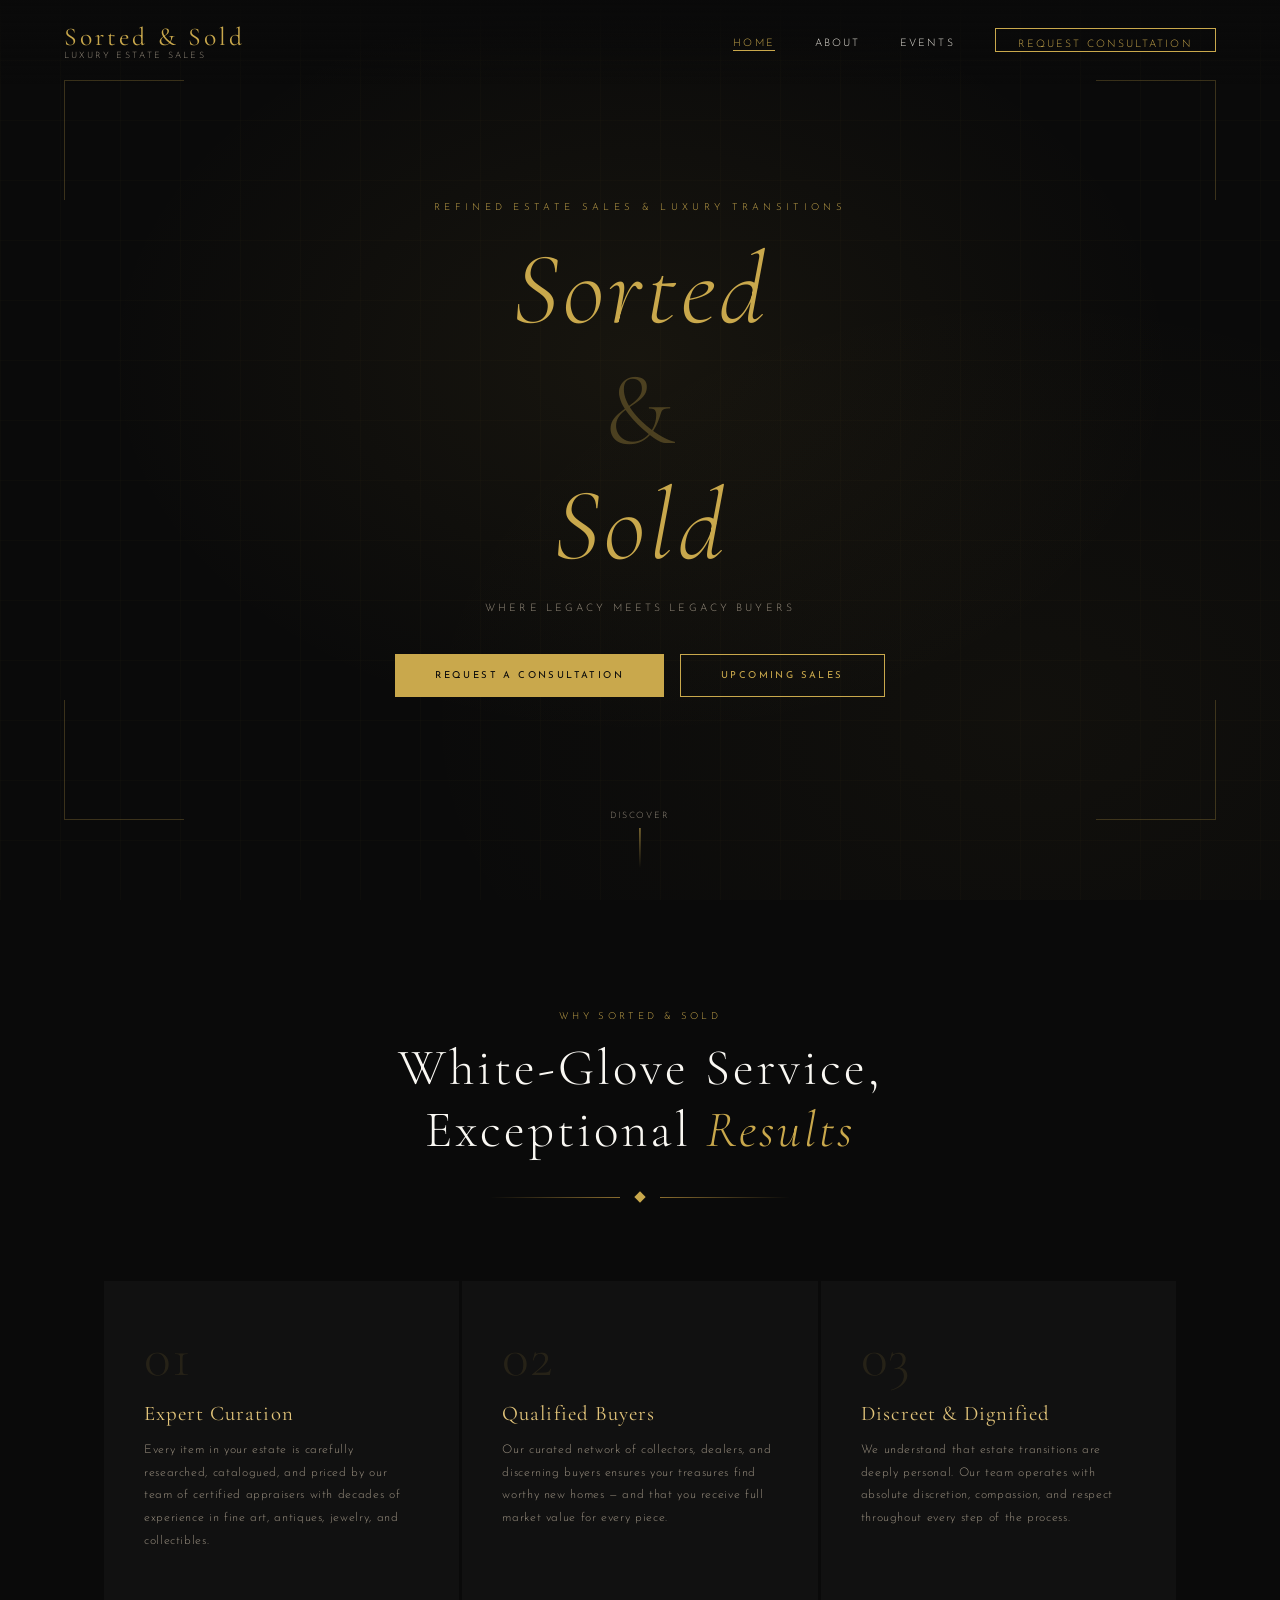
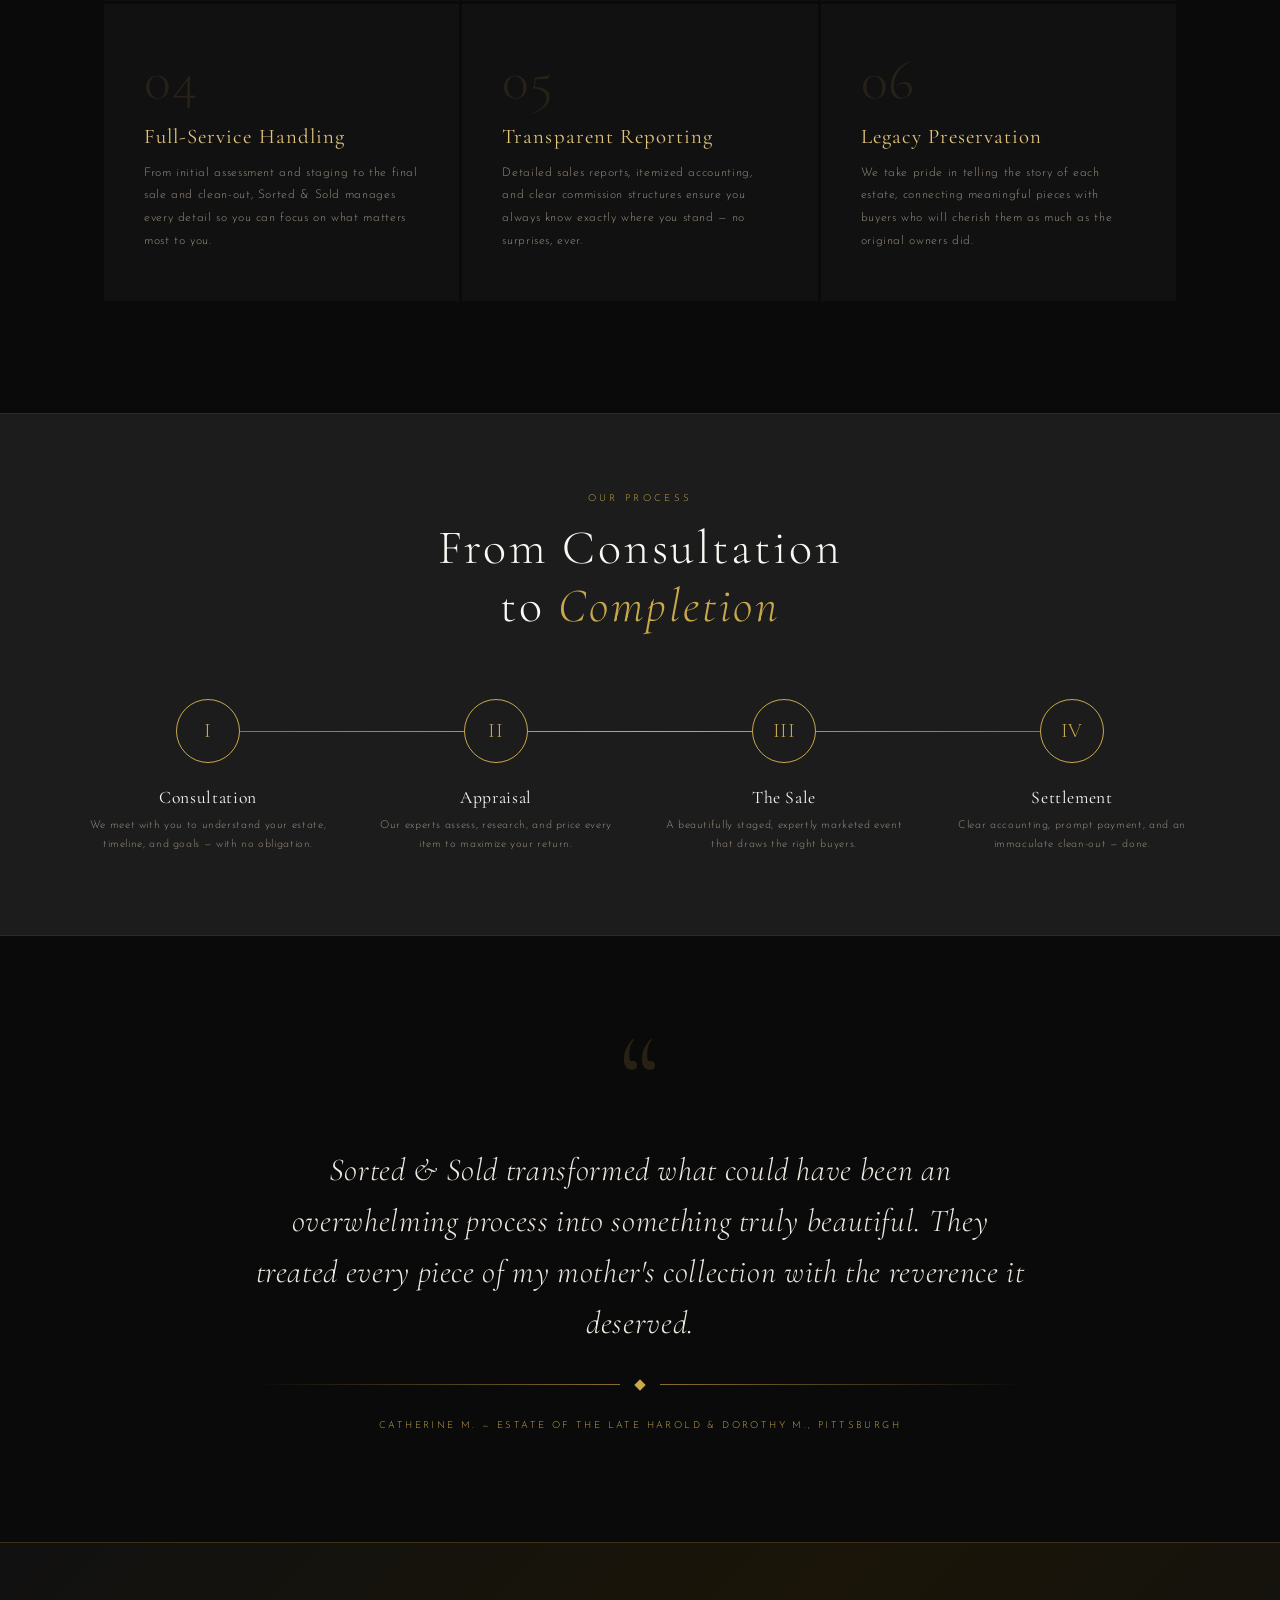
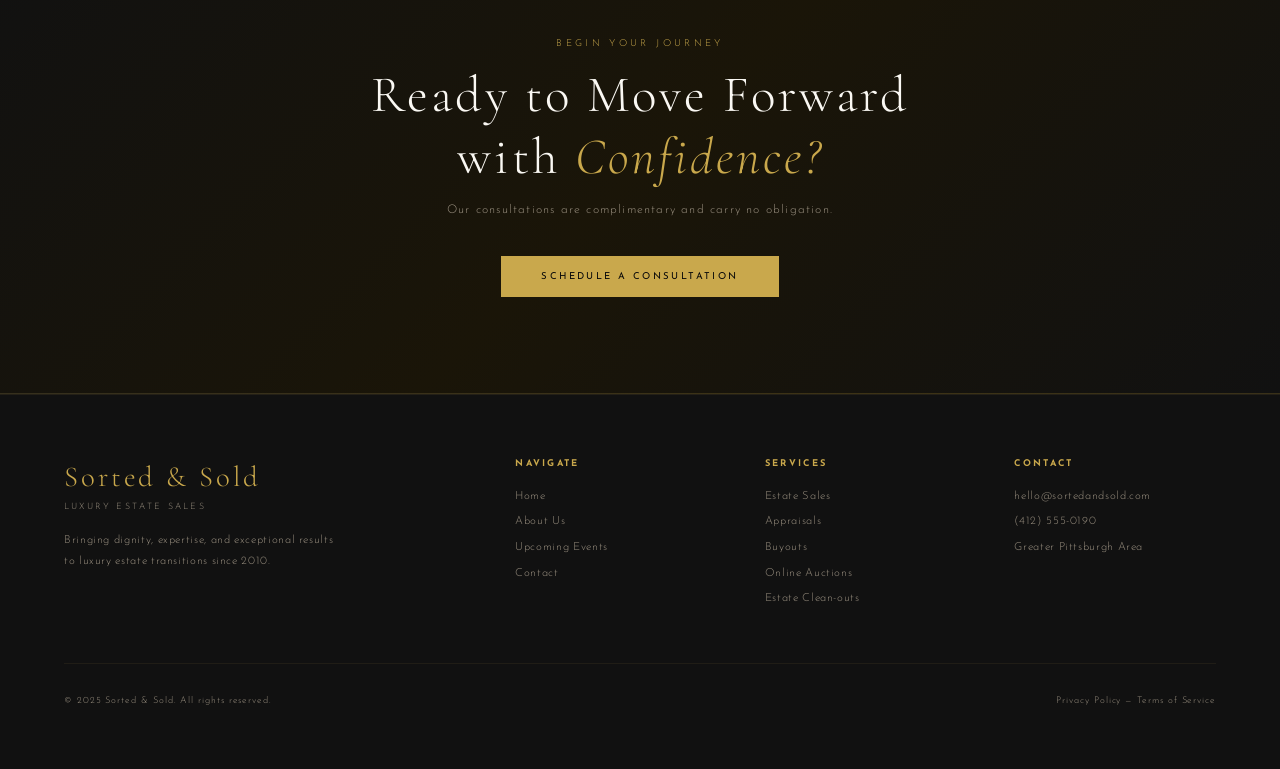
<file: index2.html>
<!DOCTYPE html>
<html lang="en">
<head>
  <meta charset="UTF-8" />
  <meta name="viewport" content="width=device-width, initial-scale=1.0" />
  <title>Sorted & Sold — Luxury Estate Sales</title>
  <link rel="preconnect" href="https://fonts.googleapis.com" />
  <link rel="preconnect" href="https://fonts.gstatic.com" crossorigin />
  <link href="https://fonts.googleapis.com/css2?family=Cormorant+Garamond:ital,wght@0,300;0,400;0,500;0,600;1,300;1,400&family=Josefin+Sans:wght@100;200;300;400&display=swap" rel="stylesheet" />
  <style>
    /* ─── TOKENS ─── */
    :root {
      --black:   #0a0a0a;
      --offblack: #111111;
      --charcoal: #1c1c1c;
      --gold:    #c9a84c;
      --gold-lt: #e2c47a;
      --gold-dk: #8a6d2f;
      --white:   #faf8f3;
      --offwhite:#ede9e0;
      --muted:   #9a9080;
      --font-display: 'Cormorant Garamond', Georgia, serif;
      --font-sans:    'Josefin Sans', 'Helvetica Neue', sans-serif;
      --transition: 0.4s cubic-bezier(0.25, 0.46, 0.45, 0.94);
    }

    /* ─── RESET ─── */
    *, *::before, *::after { box-sizing: border-box; margin: 0; padding: 0; }
    html { scroll-behavior: smooth; }
    body {
      background: var(--black);
      color: var(--white);
      font-family: var(--font-sans);
      font-weight: 300;
      letter-spacing: 0.04em;
      overflow-x: hidden;
    }
    img { display: block; max-width: 100%; }
    a { color: inherit; text-decoration: none; }
    ul { list-style: none; }
    input, textarea, select { font-family: inherit; }

    /* ─── PAGE SYSTEM ─── */
    .page { display: none; min-height: 100vh; }
    .page.active { display: block; }

    /* ─── NAV ─── */
    nav {
      position: fixed; top: 0; left: 0; right: 0; z-index: 100;
      display: flex; align-items: center; justify-content: space-between;
      padding: 1.5rem 4rem;
      background: linear-gradient(to bottom, rgba(10,10,10,0.97) 0%, rgba(10,10,10,0) 100%);
      transition: background var(--transition), padding var(--transition);
    }
    nav.scrolled {
      background: rgba(10,10,10,0.97);
      padding: 1rem 4rem;
      border-bottom: 1px solid rgba(201,168,76,0.15);
    }
    .nav-logo {
      display: flex; flex-direction: column; line-height: 1;
      cursor: pointer;
    }
    .nav-logo .wordmark {
      font-family: var(--font-display);
      font-size: 1.6rem;
      font-weight: 400;
      letter-spacing: 0.12em;
      color: var(--gold);
    }
    .nav-logo .tagline {
      font-size: 0.55rem;
      letter-spacing: 0.25em;
      text-transform: uppercase;
      color: var(--muted);
      margin-top: 2px;
    }
    .nav-links {
      display: flex; gap: 2.5rem; align-items: center;
    }
    .nav-links a {
      font-size: 0.65rem;
      letter-spacing: 0.2em;
      text-transform: uppercase;
      color: var(--offwhite);
      transition: color var(--transition);
      position: relative;
      padding-bottom: 2px;
    }
    .nav-links a::after {
      content: '';
      position: absolute; bottom: 0; left: 0; right: 100%;
      height: 1px; background: var(--gold);
      transition: right var(--transition);
    }
    .nav-links a:hover, .nav-links a.active { color: var(--gold); }
    .nav-links a:hover::after, .nav-links a.active::after { right: 0; }
    .nav-cta {
      font-size: 0.6rem;
      letter-spacing: 0.2em;
      text-transform: uppercase;
      border: 1px solid var(--gold);
      color: var(--gold) !important;
      padding: 0.6rem 1.4rem;
      transition: background var(--transition), color var(--transition) !important;
    }
    .nav-cta::after { display: none !important; }
    .nav-cta:hover { background: var(--gold); color: var(--black) !important; }
    .hamburger { display: none; flex-direction: column; gap: 5px; cursor: pointer; padding: 4px; }
    .hamburger span { display: block; width: 24px; height: 1px; background: var(--gold); transition: all 0.3s; }

    /* ─── GOLD DIVIDER ─── */
    .divider {
      display: flex; align-items: center; gap: 1rem;
      margin: 2rem 0;
    }
    .divider::before, .divider::after {
      content: ''; flex: 1; height: 1px; background: linear-gradient(to right, transparent, var(--gold-dk));
    }
    .divider::after { background: linear-gradient(to left, transparent, var(--gold-dk)); }
    .divider-diamond {
      width: 8px; height: 8px;
      background: var(--gold);
      transform: rotate(45deg);
      flex-shrink: 0;
    }

    /* ─── SECTION LABEL ─── */
    .section-label {
      font-size: 0.6rem;
      letter-spacing: 0.35em;
      text-transform: uppercase;
      color: var(--gold);
      display: block;
      margin-bottom: 1rem;
    }

    /* ─── BUTTONS ─── */
    .btn {
      display: inline-block;
      font-family: var(--font-sans);
      font-size: 0.6rem;
      font-weight: 400;
      letter-spacing: 0.25em;
      text-transform: uppercase;
      padding: 1rem 2.5rem;
      cursor: pointer;
      transition: all var(--transition);
      border: none;
    }
    .btn-gold {
      background: var(--gold);
      color: var(--black);
    }
    .btn-gold:hover { background: var(--gold-lt); }
    .btn-outline {
      background: transparent;
      border: 1px solid var(--gold);
      color: var(--gold);
    }
    .btn-outline:hover { background: var(--gold); color: var(--black); }
    .btn-white {
      background: transparent;
      border: 1px solid var(--white);
      color: var(--white);
    }
    .btn-white:hover { background: var(--white); color: var(--black); }

    /* ════════════════════════════════════════
       PAGE 1 — HOMEPAGE
    ════════════════════════════════════════ */
    #home { background: var(--black); }

    /* HERO */
    .hero {
      position: relative;
      height: 100vh;
      display: flex; align-items: center; justify-content: center;
      overflow: hidden;
      text-align: center;
    }
    .hero-bg {
      position: absolute; inset: 0;
      background:
        radial-gradient(ellipse 60% 60% at 50% 40%, rgba(201,168,76,0.07) 0%, transparent 70%),
        radial-gradient(ellipse 80% 80% at 80% 80%, rgba(201,168,76,0.04) 0%, transparent 60%),
        var(--black);
    }
    .hero-pattern {
      position: absolute; inset: 0;
      background-image:
        linear-gradient(rgba(201,168,76,0.04) 1px, transparent 1px),
        linear-gradient(90deg, rgba(201,168,76,0.04) 1px, transparent 1px);
      background-size: 60px 60px;
      opacity: 0.6;
    }
    /* Corner ornaments */
    .hero-ornament {
      position: absolute;
      width: 120px; height: 120px;
      border-color: rgba(201,168,76,0.25);
      border-style: solid;
    }
    .hero-ornament.tl { top: 5rem; left: 4rem; border-width: 1px 0 0 1px; }
    .hero-ornament.tr { top: 5rem; right: 4rem; border-width: 1px 1px 0 0; }
    .hero-ornament.bl { bottom: 5rem; left: 4rem; border-width: 0 0 1px 1px; }
    .hero-ornament.br { bottom: 5rem; right: 4rem; border-width: 0 1px 1px 0; }

    .hero-content {
      position: relative; z-index: 2;
      padding: 2rem;
      animation: heroFadeIn 1.4s ease forwards;
    }
    @keyframes heroFadeIn {
      from { opacity: 0; transform: translateY(30px); }
      to   { opacity: 1; transform: translateY(0); }
    }
    .hero-eyebrow {
      font-size: 0.6rem;
      letter-spacing: 0.45em;
      text-transform: uppercase;
      color: var(--gold);
      margin-bottom: 1.5rem;
      animation: heroFadeIn 1.4s 0.2s ease both;
    }
    .hero-title {
      font-family: var(--font-display);
      font-size: clamp(3.5rem, 8vw, 7rem);
      font-weight: 300;
      line-height: 1.05;
      letter-spacing: 0.04em;
      color: var(--white);
      margin-bottom: 0.25rem;
      animation: heroFadeIn 1.4s 0.35s ease both;
    }
    .hero-title em {
      font-style: italic;
      color: var(--gold);
    }
    .hero-amp {
      font-family: var(--font-display);
      font-size: clamp(3.5rem, 8vw, 7rem);
      font-weight: 300;
      color: rgba(201,168,76,0.3);
    }
    .hero-subtitle {
      font-size: 0.65rem;
      letter-spacing: 0.3em;
      text-transform: uppercase;
      color: var(--muted);
      margin: 1.5rem 0 2.5rem;
      animation: heroFadeIn 1.4s 0.5s ease both;
    }
    .hero-actions {
      display: flex; gap: 1rem; justify-content: center; flex-wrap: wrap;
      animation: heroFadeIn 1.4s 0.65s ease both;
    }
    .hero-scroll {
      position: absolute; bottom: 2rem; left: 50%; transform: translateX(-50%);
      display: flex; flex-direction: column; align-items: center; gap: 0.5rem;
      color: var(--muted); font-size: 0.55rem; letter-spacing: 0.2em; text-transform: uppercase;
      animation: bounce 2s infinite;
    }
    .hero-scroll::after {
      content: ''; width: 1px; height: 40px; background: linear-gradient(to bottom, var(--gold), transparent);
    }
    @keyframes bounce { 0%,100%{transform:translateX(-50%) translateY(0)} 50%{transform:translateX(-50%) translateY(6px)} }

    /* WHY US */
    .why-us {
      padding: 7rem 4rem;
      max-width: 1200px; margin: 0 auto;
    }
    .why-us-header { text-align: center; margin-bottom: 5rem; }
    .why-us-header h2 {
      font-family: var(--font-display);
      font-size: clamp(2.2rem, 4vw, 3.5rem);
      font-weight: 300;
      letter-spacing: 0.06em;
    }
    .features-grid {
      display: grid;
      grid-template-columns: repeat(3, 1fr);
      gap: 3px;
    }
    .feature-card {
      background: var(--offblack);
      padding: 3rem 2.5rem;
      position: relative;
      overflow: hidden;
      transition: transform var(--transition);
    }
    .feature-card::before {
      content: '';
      position: absolute; top: 0; left: 0; right: 0;
      height: 2px;
      background: linear-gradient(to right, transparent, var(--gold), transparent);
      transform: scaleX(0);
      transition: transform 0.5s ease;
    }
    .feature-card:hover { transform: translateY(-4px); }
    .feature-card:hover::before { transform: scaleX(1); }
    .feature-num {
      font-family: var(--font-display);
      font-size: 3.5rem;
      font-weight: 300;
      color: rgba(201,168,76,0.12);
      line-height: 1;
      margin-bottom: 1rem;
    }
    .feature-card h3 {
      font-family: var(--font-display);
      font-size: 1.3rem;
      font-weight: 400;
      letter-spacing: 0.05em;
      color: var(--gold-lt);
      margin-bottom: 0.8rem;
    }
    .feature-card p {
      font-size: 0.75rem;
      line-height: 1.9;
      color: var(--muted);
    }

    /* PROCESS STRIP */
    .process-strip {
      background: var(--charcoal);
      border-top: 1px solid rgba(201,168,76,0.1);
      border-bottom: 1px solid rgba(201,168,76,0.1);
      padding: 5rem 4rem;
    }
    .process-inner { max-width: 1200px; margin: 0 auto; }
    .process-strip h2 {
      font-family: var(--font-display);
      font-size: clamp(2rem, 4vw, 3rem);
      font-weight: 300;
      text-align: center;
      margin-bottom: 4rem;
      letter-spacing: 0.06em;
    }
    .steps {
      display: grid;
      grid-template-columns: repeat(4, 1fr);
      gap: 0;
      position: relative;
    }
    .steps::before {
      content: '';
      position: absolute;
      top: 2rem; left: 12.5%; right: 12.5%;
      height: 1px;
      background: linear-gradient(to right, var(--gold-dk), var(--gold), var(--gold-dk));
    }
    .step {
      display: flex; flex-direction: column; align-items: center;
      text-align: center; padding: 0 1rem;
    }
    .step-circle {
      width: 4rem; height: 4rem;
      border: 1px solid var(--gold);
      border-radius: 50%;
      display: flex; align-items: center; justify-content: center;
      font-family: var(--font-display);
      font-size: 1.3rem;
      color: var(--gold);
      background: var(--charcoal);
      margin-bottom: 1.5rem;
      position: relative; z-index: 1;
    }
    .step h4 {
      font-family: var(--font-display);
      font-size: 1.1rem;
      font-weight: 400;
      color: var(--white);
      margin-bottom: 0.5rem;
    }
    .step p {
      font-size: 0.68rem;
      color: var(--muted);
      line-height: 1.8;
    }

    /* TESTIMONIAL */
    .testimonial-section {
      padding: 7rem 4rem;
      max-width: 900px; margin: 0 auto;
      text-align: center;
    }
    .quote-mark {
      font-family: var(--font-display);
      font-size: 8rem;
      line-height: 0.5;
      color: rgba(201,168,76,0.15);
      margin-bottom: 2rem;
    }
    .testimonial-text {
      font-family: var(--font-display);
      font-size: clamp(1.4rem, 2.5vw, 2rem);
      font-weight: 300;
      font-style: italic;
      line-height: 1.6;
      color: var(--offwhite);
      margin-bottom: 2rem;
    }
    .testimonial-attr {
      font-size: 0.6rem;
      letter-spacing: 0.25em;
      text-transform: uppercase;
      color: var(--gold);
    }

    /* CTA BANNER */
    .cta-banner {
      background: linear-gradient(135deg, var(--offblack) 0%, #1a1508 50%, var(--offblack) 100%);
      border-top: 1px solid rgba(201,168,76,0.2);
      border-bottom: 1px solid rgba(201,168,76,0.2);
      padding: 6rem 4rem;
      text-align: center;
    }
    .cta-banner h2 {
      font-family: var(--font-display);
      font-size: clamp(2rem, 4vw, 3.2rem);
      font-weight: 300;
      letter-spacing: 0.06em;
      margin-bottom: 1rem;
    }
    .cta-banner p {
      font-size: 0.75rem;
      color: var(--muted);
      letter-spacing: 0.1em;
      margin-bottom: 2.5rem;
    }

    /* ════════════════════════════════════════
       PAGE 2 — ABOUT
    ════════════════════════════════════════ */
    #about { background: var(--black); }

    .page-hero {
      height: 55vh;
      display: flex; align-items: flex-end;
      padding: 4rem;
      position: relative;
      overflow: hidden;
      background: var(--offblack);
    }
    .page-hero-bg {
      position: absolute; inset: 0;
      background:
        radial-gradient(ellipse 50% 80% at 20% 50%, rgba(201,168,76,0.08) 0%, transparent 60%),
        var(--offblack);
    }
    .page-hero-lines {
      position: absolute; inset: 0;
      background-image: repeating-linear-gradient(
        -45deg,
        transparent, transparent 60px,
        rgba(201,168,76,0.02) 60px, rgba(201,168,76,0.02) 61px
      );
    }
    .page-hero-content { position: relative; z-index: 2; max-width: 1200px; margin: 0 auto; width: 100%; }
    .page-hero h1 {
      font-family: var(--font-display);
      font-size: clamp(3rem, 7vw, 6rem);
      font-weight: 300;
      letter-spacing: 0.05em;
      line-height: 1;
    }
    .page-hero h1 em { font-style: italic; color: var(--gold); }

    .about-story {
      padding: 7rem 4rem;
      max-width: 1200px; margin: 0 auto;
      display: grid; grid-template-columns: 1fr 1fr; gap: 6rem; align-items: center;
    }
    .about-story-text h2 {
      font-family: var(--font-display);
      font-size: clamp(1.8rem, 3vw, 2.8rem);
      font-weight: 300;
      line-height: 1.3;
      margin-bottom: 1.5rem;
    }
    .about-story-text p {
      font-size: 0.78rem;
      line-height: 2;
      color: var(--muted);
      margin-bottom: 1rem;
    }
    .about-visual {
      position: relative;
    }
    .about-card {
      background: var(--offblack);
      border: 1px solid rgba(201,168,76,0.15);
      padding: 3rem;
      position: relative;
    }
    .about-card::before {
      content: '';
      position: absolute; top: -8px; left: -8px; right: 8px; bottom: 8px;
      border: 1px solid rgba(201,168,76,0.1);
      z-index: -1;
    }
    .about-stat {
      margin-bottom: 2rem; padding-bottom: 2rem;
      border-bottom: 1px solid rgba(201,168,76,0.1);
    }
    .about-stat:last-child { margin-bottom: 0; padding-bottom: 0; border-bottom: none; }
    .about-stat .num {
      font-family: var(--font-display);
      font-size: 3rem;
      font-weight: 300;
      color: var(--gold);
      line-height: 1;
    }
    .about-stat .label {
      font-size: 0.6rem;
      letter-spacing: 0.2em;
      text-transform: uppercase;
      color: var(--muted);
      margin-top: 0.3rem;
    }

    .values-section {
      background: var(--charcoal);
      border-top: 1px solid rgba(201,168,76,0.1);
      padding: 7rem 4rem;
    }
    .values-inner { max-width: 1200px; margin: 0 auto; }
    .values-section h2 {
      font-family: var(--font-display);
      font-size: clamp(2rem, 3vw, 3rem);
      font-weight: 300;
      text-align: center;
      margin-bottom: 4rem;
    }
    .values-grid {
      display: grid; grid-template-columns: repeat(2, 1fr); gap: 2px;
    }
    .value-item {
      background: var(--offblack);
      padding: 3rem;
      display: flex; gap: 1.5rem;
    }
    .value-icon {
      flex-shrink: 0;
      width: 2.5rem; height: 2.5rem;
      border: 1px solid var(--gold);
      display: flex; align-items: center; justify-content: center;
      color: var(--gold); font-size: 0.9rem;
    }
    .value-item h3 {
      font-family: var(--font-display);
      font-size: 1.2rem;
      font-weight: 400;
      color: var(--gold-lt);
      margin-bottom: 0.5rem;
    }
    .value-item p {
      font-size: 0.72rem;
      line-height: 1.9;
      color: var(--muted);
    }

    .team-section {
      padding: 7rem 4rem;
      max-width: 1200px; margin: 0 auto;
    }
    .team-section h2 {
      font-family: var(--font-display);
      font-size: clamp(2rem, 3vw, 3rem);
      font-weight: 300;
      text-align: center;
      margin-bottom: 4rem;
    }
    .team-grid {
      display: grid; grid-template-columns: repeat(3, 1fr); gap: 2px;
    }
    .team-card {
      background: var(--offblack);
      padding: 2.5rem;
      text-align: center;
      position: relative; overflow: hidden;
    }
    .team-avatar {
      width: 80px; height: 80px;
      border-radius: 50%;
      background: linear-gradient(135deg, var(--gold-dk), var(--gold));
      display: flex; align-items: center; justify-content: center;
      font-family: var(--font-display);
      font-size: 1.8rem;
      color: var(--black);
      margin: 0 auto 1.2rem;
    }
    .team-card h3 {
      font-family: var(--font-display);
      font-size: 1.2rem;
      font-weight: 400;
      margin-bottom: 0.3rem;
    }
    .team-card .role {
      font-size: 0.58rem;
      letter-spacing: 0.2em;
      text-transform: uppercase;
      color: var(--gold);
      margin-bottom: 1rem;
    }
    .team-card p {
      font-size: 0.7rem;
      line-height: 1.9;
      color: var(--muted);
    }

    /* ════════════════════════════════════════
       PAGE 3 — EVENTS
    ════════════════════════════════════════ */
    #events { background: var(--black); }

    .events-intro {
      padding: 7rem 4rem 4rem;
      max-width: 1200px; margin: 0 auto;
      display: grid; grid-template-columns: 1fr 1fr; gap: 4rem; align-items: start;
    }
    .events-intro h2 {
      font-family: var(--font-display);
      font-size: clamp(2rem, 3.5vw, 3.2rem);
      font-weight: 300;
      line-height: 1.2;
      letter-spacing: 0.05em;
    }
    .events-intro p {
      font-size: 0.75rem;
      line-height: 2;
      color: var(--muted);
      margin-bottom: 1.5rem;
    }

    /* Cal subscribe card */
    .cal-subscribe {
      background: var(--offblack);
      border: 1px solid rgba(201,168,76,0.2);
      padding: 2.5rem;
      margin-top: 2rem;
    }
    .cal-subscribe h3 {
      font-family: var(--font-display);
      font-size: 1.3rem;
      font-weight: 400;
      color: var(--gold-lt);
      margin-bottom: 0.5rem;
    }
    .cal-subscribe p {
      font-size: 0.68rem;
      color: var(--muted);
      line-height: 1.8;
      margin-bottom: 1.5rem;
    }
    .cal-buttons { display: flex; flex-direction: column; gap: 0.75rem; }
    .cal-btn {
      display: flex; align-items: center; gap: 0.75rem;
      padding: 0.9rem 1.2rem;
      border: 1px solid rgba(201,168,76,0.25);
      background: transparent;
      color: var(--offwhite);
      font-family: var(--font-sans);
      font-size: 0.62rem;
      letter-spacing: 0.15em;
      text-transform: uppercase;
      cursor: pointer;
      transition: all var(--transition);
      width: 100%;
      text-align: left;
    }
    .cal-btn:hover { border-color: var(--gold); color: var(--gold); background: rgba(201,168,76,0.05); }
    .cal-btn svg { flex-shrink: 0; }

    /* Events list */
    .events-list {
      padding: 0 4rem 7rem;
      max-width: 1200px; margin: 0 auto;
    }
    .events-filter {
      display: flex; gap: 0.5rem; margin-bottom: 3rem;
    }
    .filter-btn {
      font-family: var(--font-sans);
      font-size: 0.58rem;
      letter-spacing: 0.2em;
      text-transform: uppercase;
      padding: 0.6rem 1.4rem;
      border: 1px solid rgba(201,168,76,0.2);
      background: transparent;
      color: var(--muted);
      cursor: pointer;
      transition: all var(--transition);
    }
    .filter-btn.active, .filter-btn:hover {
      border-color: var(--gold);
      color: var(--gold);
      background: rgba(201,168,76,0.05);
    }
    .event-card {
      display: grid; grid-template-columns: 140px 1fr auto;
      gap: 0;
      background: var(--offblack);
      margin-bottom: 3px;
      overflow: hidden;
      transition: transform var(--transition);
    }
    .event-card:hover { transform: translateX(4px); }
    .event-date-block {
      background: var(--charcoal);
      display: flex; flex-direction: column;
      align-items: center; justify-content: center;
      padding: 2rem 1rem;
      border-right: 1px solid rgba(201,168,76,0.1);
    }
    .event-month {
      font-size: 0.55rem;
      letter-spacing: 0.25em;
      text-transform: uppercase;
      color: var(--gold);
      margin-bottom: 0.3rem;
    }
    .event-day {
      font-family: var(--font-display);
      font-size: 2.5rem;
      font-weight: 300;
      color: var(--white);
      line-height: 1;
    }
    .event-weekday {
      font-size: 0.55rem;
      letter-spacing: 0.2em;
      text-transform: uppercase;
      color: var(--muted);
      margin-top: 0.3rem;
    }
    .event-info {
      padding: 2rem 2.5rem;
    }
    .event-tag {
      display: inline-block;
      font-size: 0.52rem;
      letter-spacing: 0.2em;
      text-transform: uppercase;
      color: var(--gold);
      border: 1px solid rgba(201,168,76,0.3);
      padding: 0.2rem 0.6rem;
      margin-bottom: 0.75rem;
    }
    .event-info h3 {
      font-family: var(--font-display);
      font-size: 1.4rem;
      font-weight: 400;
      margin-bottom: 0.5rem;
    }
    .event-meta {
      display: flex; gap: 1.5rem;
      font-size: 0.62rem;
      color: var(--muted);
      letter-spacing: 0.08em;
    }
    .event-meta span::before { content: '— '; color: var(--gold-dk); }
    .event-action {
      display: flex; align-items: center; padding: 2rem;
      border-left: 1px solid rgba(201,168,76,0.1);
    }

    /* Embed placeholder */
    .gcal-embed {
      max-width: 1200px; margin: 0 auto;
      padding: 0 4rem 7rem;
    }
    .gcal-frame {
      background: var(--offblack);
      border: 1px solid rgba(201,168,76,0.15);
      padding: 3rem;
      text-align: center;
    }
    .gcal-frame h3 {
      font-family: var(--font-display);
      font-size: 1.5rem;
      font-weight: 300;
      color: var(--gold-lt);
      margin-bottom: 0.75rem;
    }
    .gcal-frame p {
      font-size: 0.7rem;
      color: var(--muted);
      margin-bottom: 1.5rem;
      line-height: 1.8;
    }
    .gcal-placeholder {
      background: var(--charcoal);
      border: 1px dashed rgba(201,168,76,0.2);
      height: 500px;
      display: flex; align-items: center; justify-content: center;
      flex-direction: column; gap: 1rem;
      color: var(--muted);
      font-size: 0.7rem;
      letter-spacing: 0.1em;
    }
    .gcal-placeholder svg { opacity: 0.4; }

    /* ════════════════════════════════════════
       PAGE 4 — CONTACT / FORM
    ════════════════════════════════════════ */
    #contact { background: var(--black); }

    .contact-layout {
      min-height: 100vh;
      display: grid; grid-template-columns: 1fr 1fr;
    }
    .contact-left {
      background: var(--offblack);
      border-right: 1px solid rgba(201,168,76,0.1);
      padding: 9rem 4rem 4rem;
      display: flex; flex-direction: column; justify-content: space-between;
    }
    .contact-left h2 {
      font-family: var(--font-display);
      font-size: clamp(2.5rem, 4vw, 4rem);
      font-weight: 300;
      line-height: 1.15;
      letter-spacing: 0.04em;
      margin-bottom: 1.5rem;
    }
    .contact-left h2 em { font-style: italic; color: var(--gold); }
    .contact-left > div > p {
      font-size: 0.75rem;
      line-height: 2;
      color: var(--muted);
      max-width: 380px;
      margin-bottom: 3rem;
    }
    .contact-info-list { display: flex; flex-direction: column; gap: 1.5rem; }
    .contact-info-item {
      display: flex; gap: 1rem; align-items: flex-start;
    }
    .ci-label {
      font-size: 0.55rem;
      letter-spacing: 0.2em;
      text-transform: uppercase;
      color: var(--gold);
      width: 80px; flex-shrink: 0;
      padding-top: 2px;
    }
    .ci-val {
      font-size: 0.78rem;
      color: var(--offwhite);
      line-height: 1.6;
    }
    .contact-bottom {
      border-top: 1px solid rgba(201,168,76,0.1);
      padding-top: 2rem;
      font-size: 0.58rem;
      letter-spacing: 0.1em;
      color: var(--muted);
    }

    .contact-right {
      padding: 9rem 4rem 4rem;
      overflow-y: auto;
    }
    .form-section-title {
      font-size: 0.6rem;
      letter-spacing: 0.3em;
      text-transform: uppercase;
      color: var(--gold);
      margin-bottom: 2rem;
      padding-bottom: 1rem;
      border-bottom: 1px solid rgba(201,168,76,0.1);
    }

    /* FORM */
    .inquiry-form { display: flex; flex-direction: column; gap: 0; }
    .form-row { display: grid; grid-template-columns: 1fr 1fr; gap: 2px; margin-bottom: 2px; }
    .form-field { display: flex; flex-direction: column; }
    .form-field label {
      font-size: 0.55rem;
      letter-spacing: 0.2em;
      text-transform: uppercase;
      color: var(--muted);
      padding: 0.9rem 1.2rem 0;
      background: var(--offblack);
    }
    .form-field input,
    .form-field select,
    .form-field textarea {
      background: var(--offblack);
      border: none;
      border-bottom: 1px solid transparent;
      color: var(--white);
      font-size: 0.85rem;
      letter-spacing: 0.03em;
      padding: 0.4rem 1.2rem 1rem;
      outline: none;
      transition: border-color var(--transition), background var(--transition);
      width: 100%;
    }
    .form-field input:focus,
    .form-field select:focus,
    .form-field textarea:focus {
      border-color: var(--gold);
      background: var(--charcoal);
    }
    .form-field select {
      appearance: none;
      cursor: pointer;
    }
    .form-field.full { grid-column: 1 / -1; margin-bottom: 2px; }
    .form-field textarea { resize: vertical; min-height: 120px; }

    .form-field select option { background: var(--charcoal); }

    .checkbox-group {
      background: var(--offblack);
      padding: 1.5rem 1.2rem;
      margin-bottom: 2px;
    }
    .checkbox-group-label {
      font-size: 0.55rem;
      letter-spacing: 0.2em;
      text-transform: uppercase;
      color: var(--muted);
      margin-bottom: 1rem;
      display: block;
    }
    .checkbox-options {
      display: grid; grid-template-columns: repeat(2, 1fr); gap: 0.75rem;
    }
    .checkbox-opt {
      display: flex; align-items: center; gap: 0.6rem;
      cursor: pointer; font-size: 0.7rem; color: var(--offwhite);
    }
    .checkbox-opt input[type="checkbox"] {
      appearance: none;
      width: 14px; height: 14px;
      border: 1px solid rgba(201,168,76,0.4);
      background: transparent;
      cursor: pointer; flex-shrink: 0;
      position: relative;
      transition: all 0.2s;
      padding: 0;
    }
    .checkbox-opt input[type="checkbox"]:checked {
      background: var(--gold);
      border-color: var(--gold);
    }
    .checkbox-opt input[type="checkbox"]:checked::after {
      content: '✓';
      position: absolute; top: 50%; left: 50%;
      transform: translate(-50%, -50%);
      font-size: 9px; color: var(--black);
    }

    .form-submit {
      background: var(--offblack);
      padding: 2rem 1.2rem;
      display: flex; align-items: center; justify-content: space-between;
      flex-wrap: wrap; gap: 1rem;
    }
    .form-note {
      font-size: 0.6rem;
      color: var(--muted);
      line-height: 1.6;
    }

    .form-success {
      display: none;
      background: var(--offblack);
      border: 1px solid rgba(201,168,76,0.3);
      padding: 3rem;
      text-align: center;
      margin-top: 2px;
    }
    .form-success.visible { display: block; }
    .form-success h3 {
      font-family: var(--font-display);
      font-size: 1.8rem;
      color: var(--gold-lt);
      margin-bottom: 0.75rem;
    }
    .form-success p { font-size: 0.72rem; color: var(--muted); line-height: 1.8; }

    /* ─── FOOTER ─── */
    footer {
      background: var(--offblack);
      border-top: 1px solid rgba(201,168,76,0.1);
      padding: 4rem;
    }
    .footer-inner {
      max-width: 1200px; margin: 0 auto;
      display: grid; grid-template-columns: 2fr 1fr 1fr 1fr; gap: 3rem;
    }
    .footer-brand .wordmark {
      font-family: var(--font-display);
      font-size: 1.8rem;
      color: var(--gold);
      letter-spacing: 0.1em;
      margin-bottom: 0.5rem;
    }
    .footer-brand .tagline {
      font-size: 0.55rem;
      letter-spacing: 0.25em;
      color: var(--muted);
      text-transform: uppercase;
      margin-bottom: 1.2rem;
    }
    .footer-brand p {
      font-size: 0.7rem;
      color: var(--muted);
      line-height: 1.9;
      max-width: 280px;
    }
    .footer-col h4 {
      font-size: 0.58rem;
      letter-spacing: 0.25em;
      text-transform: uppercase;
      color: var(--gold);
      margin-bottom: 1.2rem;
    }
    .footer-col ul li {
      margin-bottom: 0.6rem;
    }
    .footer-col ul li a, .footer-col ul li span {
      font-size: 0.7rem;
      color: var(--muted);
      transition: color var(--transition);
      cursor: pointer;
    }
    .footer-col ul li a:hover { color: var(--gold); }
    .footer-bottom {
      max-width: 1200px; margin: 3rem auto 0;
      padding-top: 2rem;
      border-top: 1px solid rgba(201,168,76,0.08);
      display: flex; justify-content: space-between; align-items: center;
      font-size: 0.58rem;
      color: var(--muted);
      letter-spacing: 0.1em;
    }

    /* ─── RESPONSIVE ─── */
    @media (max-width: 1024px) {
      nav { padding: 1.5rem 2rem; }
      nav.scrolled { padding: 1rem 2rem; }
      .features-grid { grid-template-columns: 1fr; }
      .steps { grid-template-columns: repeat(2, 1fr); }
      .steps::before { display: none; }
      .step { margin-bottom: 3rem; }
      .about-story { grid-template-columns: 1fr; gap: 3rem; }
      .team-grid { grid-template-columns: 1fr 1fr; }
      .events-intro { grid-template-columns: 1fr; gap: 2rem; }
      .contact-layout { grid-template-columns: 1fr; }
      .contact-left { padding: 8rem 2rem 3rem; }
      .contact-right { padding: 3rem 2rem; }
      .footer-inner { grid-template-columns: 1fr 1fr; }
      .form-row { grid-template-columns: 1fr; }
      .why-us, .process-strip, .events-list, .gcal-embed, .team-section, .values-section .values-inner { padding-left: 2rem; padding-right: 2rem; }
      .page-hero, .testimonial-section, .cta-banner { padding-left: 2rem; padding-right: 2rem; }
      .events-list, .gcal-embed { padding-left: 2rem; padding-right: 2rem; }
    }
    @media (max-width: 768px) {
      .nav-links { display: none; }
      .nav-links.open {
        display: flex; flex-direction: column;
        position: fixed; inset: 0;
        background: rgba(10,10,10,0.98);
        align-items: center; justify-content: center;
        gap: 2rem; z-index: 99;
      }
      .nav-links.open a { font-size: 1rem; }
      .hamburger { display: flex; z-index: 101; }
      .hamburger.open span:nth-child(1) { transform: translateY(6px) rotate(45deg); }
      .hamburger.open span:nth-child(2) { opacity: 0; }
      .hamburger.open span:nth-child(3) { transform: translateY(-6px) rotate(-45deg); }
      .hero-ornament { display: none; }
      .event-card { grid-template-columns: 100px 1fr; }
      .event-action { display: none; }
      .values-grid { grid-template-columns: 1fr; }
      .team-grid { grid-template-columns: 1fr; }
      .footer-inner { grid-template-columns: 1fr; }
      .checkbox-options { grid-template-columns: 1fr; }
    }
  </style>
</head>
<body>

<!-- ══════════ NAV ══════════ -->
<nav id="mainNav">
  <div class="nav-logo" onclick="showPage('home')">
    <span class="wordmark">Sorted &amp; Sold</span>
    <span class="tagline">Luxury Estate Sales</span>
  </div>
  <ul class="nav-links" id="navLinks">
    <li><a href="#" onclick="showPage('home')" data-page="home" class="active">Home</a></li>
    <li><a href="#" onclick="showPage('about')" data-page="about">About</a></li>
    <li><a href="#" onclick="showPage('events')" data-page="events">Events</a></li>
    <li><a href="#" onclick="showPage('contact')" data-page="contact" class="nav-cta">Request Consultation</a></li>
  </ul>
  <div class="hamburger" id="hamburger" onclick="toggleMenu()">
    <span></span><span></span><span></span>
  </div>
</nav>

<!-- ══════════════════════════════════════
     PAGE: HOME
══════════════════════════════════════ -->
<div id="home" class="page active">

  <!-- HERO -->
  <section class="hero">
    <div class="hero-bg"></div>
    <div class="hero-pattern"></div>
    <div class="hero-ornament tl"></div>
    <div class="hero-ornament tr"></div>
    <div class="hero-ornament bl"></div>
    <div class="hero-ornament br"></div>
    <div class="hero-content">
      <p class="hero-eyebrow">Refined Estate Sales &amp; Luxury Transitions</p>
      <h1 class="hero-title"><em>Sorted</em></h1>
      <div class="hero-amp">&amp;</div>
      <h1 class="hero-title"><em>Sold</em></h1>
      <p class="hero-subtitle">Where Legacy Meets Legacy Buyers</p>
      <div class="hero-actions">
        <button class="btn btn-gold" onclick="showPage('contact')">Request a Consultation</button>
        <button class="btn btn-outline" onclick="showPage('events')">Upcoming Sales</button>
      </div>
    </div>
    <div class="hero-scroll">Discover</div>
  </section>

  <!-- WHY US -->
  <section class="why-us">
    <div class="why-us-header">
      <span class="section-label">Why Sorted &amp; Sold</span>
      <h2>White-Glove Service,<br>Exceptional <em style="font-family:var(--font-display);font-style:italic;color:var(--gold)">Results</em></h2>
      <div class="divider" style="max-width:300px;margin:2rem auto 0"><div class="divider-diamond"></div></div>
    </div>
    <div class="features-grid">
      <div class="feature-card">
        <div class="feature-num">01</div>
        <h3>Expert Curation</h3>
        <p>Every item in your estate is carefully researched, catalogued, and priced by our team of certified appraisers with decades of experience in fine art, antiques, jewelry, and collectibles.</p>
      </div>
      <div class="feature-card">
        <div class="feature-num">02</div>
        <h3>Qualified Buyers</h3>
        <p>Our curated network of collectors, dealers, and discerning buyers ensures your treasures find worthy new homes — and that you receive full market value for every piece.</p>
      </div>
      <div class="feature-card">
        <div class="feature-num">03</div>
        <h3>Discreet &amp; Dignified</h3>
        <p>We understand that estate transitions are deeply personal. Our team operates with absolute discretion, compassion, and respect throughout every step of the process.</p>
      </div>
      <div class="feature-card">
        <div class="feature-num">04</div>
        <h3>Full-Service Handling</h3>
        <p>From initial assessment and staging to the final sale and clean-out, Sorted &amp; Sold manages every detail so you can focus on what matters most to you.</p>
      </div>
      <div class="feature-card">
        <div class="feature-num">05</div>
        <h3>Transparent Reporting</h3>
        <p>Detailed sales reports, itemized accounting, and clear commission structures ensure you always know exactly where you stand — no surprises, ever.</p>
      </div>
      <div class="feature-card">
        <div class="feature-num">06</div>
        <h3>Legacy Preservation</h3>
        <p>We take pride in telling the story of each estate, connecting meaningful pieces with buyers who will cherish them as much as the original owners did.</p>
      </div>
    </div>
  </section>

  <!-- PROCESS -->
  <section class="process-strip">
    <div class="process-inner">
      <span class="section-label" style="text-align:center;display:block">Our Process</span>
      <h2>From Consultation<br>to <em style="font-family:var(--font-display);font-style:italic;color:var(--gold)">Completion</em></h2>
      <div class="steps">
        <div class="step">
          <div class="step-circle">I</div>
          <h4>Consultation</h4>
          <p>We meet with you to understand your estate, timeline, and goals — with no obligation.</p>
        </div>
        <div class="step">
          <div class="step-circle">II</div>
          <h4>Appraisal</h4>
          <p>Our experts assess, research, and price every item to maximize your return.</p>
        </div>
        <div class="step">
          <div class="step-circle">III</div>
          <h4>The Sale</h4>
          <p>A beautifully staged, expertly marketed event that draws the right buyers.</p>
        </div>
        <div class="step">
          <div class="step-circle">IV</div>
          <h4>Settlement</h4>
          <p>Clear accounting, prompt payment, and an immaculate clean-out — done.</p>
        </div>
      </div>
    </div>
  </section>

  <!-- TESTIMONIAL -->
  <section class="testimonial-section">
    <div class="quote-mark">&ldquo;</div>
    <p class="testimonial-text">Sorted &amp; Sold transformed what could have been an overwhelming process into something truly beautiful. They treated every piece of my mother's collection with the reverence it deserved.</p>
    <div class="divider"><div class="divider-diamond"></div></div>
    <p class="testimonial-attr">Catherine M. &mdash; Estate of the Late Harold &amp; Dorothy M., Pittsburgh</p>
  </section>

  <!-- CTA -->
  <section class="cta-banner">
    <span class="section-label">Begin Your Journey</span>
    <h2>Ready to Move Forward<br>with <em style="font-family:var(--font-display);font-style:italic;color:var(--gold)">Confidence?</em></h2>
    <p>Our consultations are complimentary and carry no obligation.</p>
    <button class="btn btn-gold" onclick="showPage('contact')">Schedule a Consultation</button>
  </section>

  <footer>
    <div class="footer-inner">
      <div class="footer-brand">
        <div class="wordmark">Sorted &amp; Sold</div>
        <div class="tagline">Luxury Estate Sales</div>
        <p>Bringing dignity, expertise, and exceptional results to luxury estate transitions since 2010.</p>
      </div>
      <div class="footer-col">
        <h4>Navigate</h4>
        <ul>
          <li><span onclick="showPage('home')">Home</span></li>
          <li><span onclick="showPage('about')">About Us</span></li>
          <li><span onclick="showPage('events')">Upcoming Events</span></li>
          <li><span onclick="showPage('contact')">Contact</span></li>
        </ul>
      </div>
      <div class="footer-col">
        <h4>Services</h4>
        <ul>
          <li><span>Estate Sales</span></li>
          <li><span>Appraisals</span></li>
          <li><span>Buyouts</span></li>
          <li><span>Online Auctions</span></li>
          <li><span>Estate Clean-outs</span></li>
        </ul>
      </div>
      <div class="footer-col">
        <h4>Contact</h4>
        <ul>
          <li><span>hello@sortedandsold.com</span></li>
          <li><span>(412) 555-0190</span></li>
          <li><span>Greater Pittsburgh Area</span></li>
        </ul>
      </div>
    </div>
    <div class="footer-bottom">
      <span>&copy; 2025 Sorted &amp; Sold. All rights reserved.</span>
      <span>Privacy Policy &mdash; Terms of Service</span>
    </div>
  </footer>

</div>

<!-- ══════════════════════════════════════
     PAGE: ABOUT
══════════════════════════════════════ -->
<div id="about" class="page">

  <div class="page-hero">
    <div class="page-hero-bg"></div>
    <div class="page-hero-lines"></div>
    <div class="page-hero-content">
      <span class="section-label">Our Story</span>
      <h1>The Art of<br>a <em>Graceful</em> Goodbye</h1>
    </div>
  </div>

  <div class="about-story">
    <div class="about-story-text">
      <span class="section-label">Who We Are</span>
      <h2>More Than a Sale.<br>A Meaningful Transition.</h2>
      <div class="divider" style="margin:1.5rem 0"><div class="divider-diamond"></div></div>
      <p>Sorted &amp; Sold was founded on a simple belief: that the items accumulated over a lifetime deserve to be honored, not just dispersed. We bring together a love of beautiful things, deep market expertise, and genuine compassion to every estate we serve.</p>
      <p>Based in the greater Pittsburgh area, our team has successfully managed hundreds of luxury estate sales — from historic Shadyside brownstones to grand Fox Chapel estates — always with the same care and attention to detail we'd bring to our own family's treasures.</p>
      <p>We are not an auction house. We are not a clearance company. We are your trusted partner in one of life's most significant transitions.</p>
      <button class="btn btn-outline" onclick="showPage('contact')" style="margin-top:1.5rem">Work With Us</button>
    </div>
    <div class="about-visual">
      <div class="about-card">
        <div class="about-stat">
          <div class="num">500+</div>
          <div class="label">Estates Successfully Managed</div>
        </div>
        <div class="about-stat">
          <div class="num">15</div>
          <div class="label">Years of Luxury Estate Experience</div>
        </div>
        <div class="about-stat">
          <div class="num">98%</div>
          <div class="label">Client Satisfaction Rate</div>
        </div>
        <div class="about-stat">
          <div class="num">$40M+</div>
          <div class="label">In Estate Value Realized</div>
        </div>
      </div>
    </div>
  </div>

  <section class="values-section">
    <div class="values-inner">
      <span class="section-label" style="text-align:center;display:block">What Guides Us</span>
      <h2>Our Values</h2>
      <div class="divider" style="max-width:200px;margin:1.5rem auto 3rem"><div class="divider-diamond"></div></div>
      <div class="values-grid">
        <div class="value-item">
          <div class="value-icon">◈</div>
          <div>
            <h3>Integrity Above All</h3>
            <p>We operate with complete transparency — in our pricing, our commissions, and our communications. What we tell you is exactly what you'll experience.</p>
          </div>
        </div>
        <div class="value-item">
          <div class="value-icon">◇</div>
          <div>
            <h3>Deep Expertise</h3>
            <p>Our team includes certified appraisers, former auction house specialists, and collectors who live and breathe the fine art, antique, and collectibles markets.</p>
          </div>
        </div>
        <div class="value-item">
          <div class="value-icon">◆</div>
          <div>
            <h3>Genuine Compassion</h3>
            <p>We understand this is rarely just a financial transaction. We show up with patience, kindness, and sensitivity to the emotional weight of letting go.</p>
          </div>
        </div>
        <div class="value-item">
          <div class="value-icon">◉</div>
          <div>
            <h3>Relentless Excellence</h3>
            <p>From the way we stage a sale to how we answer your calls, we hold ourselves to a standard of excellence that we believe your estate deserves.</p>
          </div>
        </div>
      </div>
    </div>
  </section>

  <section class="team-section">
    <span class="section-label" style="text-align:center;display:block">The People</span>
    <h2>Meet the Team</h2>
    <div class="divider" style="max-width:200px;margin:1.5rem auto 3rem"><div class="divider-diamond"></div></div>
    <div class="team-grid">
      <div class="team-card">
        <div class="team-avatar">V</div>
        <h3>Victoria Aldridge</h3>
        <div class="role">Founder &amp; Principal</div>
        <p>A former Christie's specialist with 20 years in the field, Victoria founded Sorted &amp; Sold to bring big-house expertise to personal, family-focused estate transitions.</p>
      </div>
      <div class="team-card">
        <div class="team-avatar">J</div>
        <h3>James Harlow</h3>
        <div class="role">Lead Appraiser</div>
        <p>Certified by the American Society of Appraisers, James specializes in fine art, silver, and mid-century furniture with a particular eye for the undervalued gem.</p>
      </div>
      <div class="team-card">
        <div class="team-avatar">M</div>
        <h3>Margot Ellis</h3>
        <div class="role">Client Experience Director</div>
        <p>Margot is the warm face of Sorted &amp; Sold, guiding families through every step with grace, patience, and an answer to every question before it's asked.</p>
      </div>
    </div>
  </section>

  <section class="cta-banner">
    <span class="section-label">Let's Talk</span>
    <h2>Your Estate Deserves<br><em style="font-family:var(--font-display);font-style:italic;color:var(--gold)">Exceptional</em> Care</h2>
    <p>Complimentary consultations — no commitment required.</p>
    <button class="btn btn-gold" onclick="showPage('contact')">Schedule Now</button>
  </section>

  <footer>
    <div class="footer-inner">
      <div class="footer-brand">
        <div class="wordmark">Sorted &amp; Sold</div>
        <div class="tagline">Luxury Estate Sales</div>
        <p>Bringing dignity, expertise, and exceptional results to luxury estate transitions since 2010.</p>
      </div>
      <div class="footer-col"><h4>Navigate</h4><ul>
        <li><span onclick="showPage('home')">Home</span></li>
        <li><span onclick="showPage('about')">About Us</span></li>
        <li><span onclick="showPage('events')">Upcoming Events</span></li>
        <li><span onclick="showPage('contact')">Contact</span></li>
      </ul></div>
      <div class="footer-col"><h4>Services</h4><ul>
        <li><span>Estate Sales</span></li><li><span>Appraisals</span></li>
        <li><span>Buyouts</span></li><li><span>Online Auctions</span></li>
      </ul></div>
      <div class="footer-col"><h4>Contact</h4><ul>
        <li><span>hello@sortedandsold.com</span></li>
        <li><span>(412) 555-0190</span></li>
        <li><span>Greater Pittsburgh Area</span></li>
      </ul></div>
    </div>
    <div class="footer-bottom">
      <span>&copy; 2025 Sorted &amp; Sold. All rights reserved.</span>
      <span>Privacy Policy &mdash; Terms of Service</span>
    </div>
  </footer>

</div>

<!-- ══════════════════════════════════════
     PAGE: EVENTS
══════════════════════════════════════ -->
<div id="events" class="page">

  <div class="page-hero" style="padding-top:8rem">
    <div class="page-hero-bg"></div>
    <div class="page-hero-lines"></div>
    <div class="page-hero-content">
      <span class="section-label">Upcoming Sales</span>
      <h1>Estate <em>Events</em></h1>
    </div>
  </div>

  <div class="events-intro">
    <div>
      <span class="section-label">What to Expect</span>
      <h2>Curated Sales, Carefully Staged, Open to the Public</h2>
      <p>Our estate sales are refined, well-organized events at private residences throughout the Pittsburgh area. Each sale features expertly priced merchandise across furniture, art, jewelry, silver, collectibles, and household items.</p>
      <p>Sales are open to the public. No membership required — simply arrive during sale hours. We encourage early arrival as our most sought-after pieces tend to go quickly.</p>
      <div class="cal-subscribe">
        <h3>Never Miss a Sale</h3>
        <p>Subscribe to our event calendar and get notified of upcoming estate sales directly in your preferred calendar app.</p>
        <div class="cal-buttons">
          <button class="cal-btn" onclick="subscribeGCal()">
            <svg width="16" height="16" viewBox="0 0 24 24" fill="none" stroke="currentColor" stroke-width="1.5"><rect x="3" y="4" width="18" height="18" rx="2"/><path d="M16 2v4M8 2v4M3 10h18"/></svg>
            Add to Google Calendar
          </button>
          <button class="cal-btn" onclick="subscribeICal()">
            <svg width="16" height="16" viewBox="0 0 24 24" fill="none" stroke="currentColor" stroke-width="1.5"><rect x="3" y="4" width="18" height="18" rx="2"/><path d="M16 2v4M8 2v4M3 10h18"/></svg>
            Subscribe via iCal / Outlook (.ics)
          </button>
          <button class="cal-btn" onclick="subscribeEmail()">
            <svg width="16" height="16" viewBox="0 0 24 24" fill="none" stroke="currentColor" stroke-width="1.5"><path d="M4 4h16c1.1 0 2 .9 2 2v12c0 1.1-.9 2-2 2H4c-1.1 0-2-.9-2-2V6c0-1.1.9-2 2-2z"/><polyline points="22,6 12,13 2,6"/></svg>
            Email Notifications
          </button>
        </div>
      </div>
    </div>
    <div>
      <!-- Google Calendar Embed placeholder -->
      <div class="gcal-frame" style="margin-bottom:0">
        <h3>Event Calendar</h3>
        <p>To embed your Google Calendar, replace the src below with your public calendar embed URL from Google Calendar settings.</p>
        <!-- ↓ REPLACE WITH YOUR GOOGLE CALENDAR EMBED URL ↓ -->
        <div class="gcal-placeholder">
          <svg width="48" height="48" viewBox="0 0 24 24" fill="none" stroke="#c9a84c" stroke-width="1"><rect x="3" y="4" width="18" height="18" rx="2"/><path d="M16 2v4M8 2v4M3 10h18"/><path d="M8 14h.01M12 14h.01M16 14h.01M8 18h.01M12 18h.01"/></svg>
          <span style="letter-spacing:0.15em">Google Calendar embed goes here</span>
          <span style="font-size:0.6rem;opacity:0.6">Replace src URL in the HTML with your calendar's embed link</span>
        </div>
        <!--
          To enable: uncomment the iframe below and replace YOUR_CALENDAR_ID:
          <iframe
            src="https://calendar.google.com/calendar/embed?src=YOUR_CALENDAR_ID&ctz=America/New_York&mode=AGENDA&showTitle=0&showNav=1&showPrint=0&showTabs=0&showCalendars=0"
            style="border:0;width:100%;height:500px;filter:invert(1) hue-rotate(180deg);"
            frameborder="0" scrolling="no">
          </iframe>
        -->
      </div>
    </div>
  </div>

  <!-- Upcoming Sales List -->
  <div class="events-list">
    <div class="events-filter">
      <button class="filter-btn active" onclick="filterEvents('all',this)">All Sales</button>
      <button class="filter-btn" onclick="filterEvents('upcoming',this)">Upcoming</button>
      <button class="filter-btn" onclick="filterEvents('preview',this)">Preview Events</button>
    </div>

    <div class="event-card" data-type="upcoming">
      <div class="event-date-block">
        <div class="event-month">Jun</div>
        <div class="event-day">14</div>
        <div class="event-weekday">Sat</div>
      </div>
      <div class="event-info">
        <span class="event-tag">Two-Day Sale</span>
        <h3>The Harrington Estate — Fox Chapel</h3>
        <div class="event-meta">
          <span>9 AM – 4 PM, Sat &amp; Sun</span>
          <span>Fox Chapel, PA</span>
          <span>Fine Art · Silver · Antiques</span>
        </div>
      </div>
      <div class="event-action">
        <button class="btn btn-outline" style="font-size:0.55rem;padding:0.7rem 1.2rem">Details</button>
      </div>
    </div>

    <div class="event-card" data-type="preview">
      <div class="event-date-block">
        <div class="event-month">Jun</div>
        <div class="event-day">20</div>
        <div class="event-weekday">Fri</div>
      </div>
      <div class="event-info">
        <span class="event-tag">Preview Evening</span>
        <h3>Collector's Preview — Shadyside Townhome</h3>
        <div class="event-meta">
          <span>6 PM – 9 PM (by invitation)</span>
          <span>Shadyside, Pittsburgh</span>
          <span>Mid-Century · Jewelry · Books</span>
        </div>
      </div>
      <div class="event-action">
        <button class="btn btn-outline" style="font-size:0.55rem;padding:0.7rem 1.2rem">RSVP</button>
      </div>
    </div>

    <div class="event-card" data-type="upcoming">
      <div class="event-date-block">
        <div class="event-month">Jun</div>
        <div class="event-day">28</div>
        <div class="event-weekday">Sat</div>
      </div>
      <div class="event-info">
        <span class="event-tag">One-Day Sale</span>
        <h3>The Brennan Collection — Sewickley</h3>
        <div class="event-meta">
          <span>8 AM – 3 PM</span>
          <span>Sewickley, PA</span>
          <span>Porcelain · Garden · Furniture</span>
        </div>
      </div>
      <div class="event-action">
        <button class="btn btn-outline" style="font-size:0.55rem;padding:0.7rem 1.2rem">Details</button>
      </div>
    </div>

    <div class="event-card" data-type="upcoming">
      <div class="event-date-block">
        <div class="event-month">Jul</div>
        <div class="event-day">12</div>
        <div class="event-weekday">Sat</div>
      </div>
      <div class="event-info">
        <span class="event-tag">Two-Day Sale</span>
        <h3>Whitmore Residence — Mt. Lebanon</h3>
        <div class="event-meta">
          <span>9 AM – 5 PM, Sat &amp; Sun</span>
          <span>Mt. Lebanon, PA</span>
          <span>Rugs · Lighting · Collectibles</span>
        </div>
      </div>
      <div class="event-action">
        <button class="btn btn-outline" style="font-size:0.55rem;padding:0.7rem 1.2rem">Details</button>
      </div>
    </div>

    <div class="event-card" data-type="upcoming">
      <div class="event-date-block">
        <div class="event-month">Jul</div>
        <div class="event-day">26</div>
        <div class="event-weekday">Sat</div>
      </div>
      <div class="event-info">
        <span class="event-tag">One-Day Sale</span>
        <h3>Elsworth Estate — Upper St. Clair</h3>
        <div class="event-meta">
          <span>8 AM – 2 PM</span>
          <span>Upper St. Clair, PA</span>
          <span>Vintage · Fashion · Art Deco</span>
        </div>
      </div>
      <div class="event-action">
        <button class="btn btn-outline" style="font-size:0.55rem;padding:0.7rem 1.2rem">Details</button>
      </div>
    </div>
  </div>

  <footer>
    <div class="footer-inner">
      <div class="footer-brand">
        <div class="wordmark">Sorted &amp; Sold</div>
        <div class="tagline">Luxury Estate Sales</div>
        <p>Bringing dignity, expertise, and exceptional results to luxury estate transitions since 2010.</p>
      </div>
      <div class="footer-col"><h4>Navigate</h4><ul>
        <li><span onclick="showPage('home')">Home</span></li>
        <li><span onclick="showPage('about')">About Us</span></li>
        <li><span onclick="showPage('events')">Upcoming Events</span></li>
        <li><span onclick="showPage('contact')">Contact</span></li>
      </ul></div>
      <div class="footer-col"><h4>Services</h4><ul>
        <li><span>Estate Sales</span></li><li><span>Appraisals</span></li>
        <li><span>Buyouts</span></li><li><span>Online Auctions</span></li>
      </ul></div>
      <div class="footer-col"><h4>Contact</h4><ul>
        <li><span>hello@sortedandsold.com</span></li>
        <li><span>(412) 555-0190</span></li>
        <li><span>Greater Pittsburgh Area</span></li>
      </ul></div>
    </div>
    <div class="footer-bottom">
      <span>&copy; 2025 Sorted &amp; Sold. All rights reserved.</span>
      <span>Privacy Policy &mdash; Terms of Service</span>
    </div>
  </footer>
</div>

<!-- ══════════════════════════════════════
     PAGE: CONTACT
══════════════════════════════════════ -->
<div id="contact" class="page">
  <div class="contact-layout">

    <!-- LEFT PANEL -->
    <div class="contact-left">
      <div>
        <span class="section-label">Request a Consultation</span>
        <h2>Let's Begin<br>Your Estate's<br><em>Next Chapter</em></h2>
        <p>Whether you're planning ahead or navigating a time-sensitive transition, our team is here to help. Complete the form and we'll be in touch within one business day.</p>
        <div class="contact-info-list">
          <div class="contact-info-item">
            <span class="ci-label">Phone</span>
            <span class="ci-val">(412) 555-0190</span>
          </div>
          <div class="contact-info-item">
            <span class="ci-label">Email</span>
            <span class="ci-val">hello@sortedandsold.com</span>
          </div>
          <div class="contact-info-item">
            <span class="ci-label">Service Area</span>
            <span class="ci-val">Greater Pittsburgh,<br>Western Pennsylvania &amp; surrounding areas</span>
          </div>
          <div class="contact-info-item">
            <span class="ci-label">Hours</span>
            <span class="ci-val">Mon–Fri, 9 AM – 6 PM<br>Sat by appointment</span>
          </div>
        </div>
      </div>
      <div class="contact-bottom">
        All consultations are complimentary and carried out in complete confidence.
      </div>
    </div>

    <!-- RIGHT PANEL: FORM -->
    <div class="contact-right">
      <div class="form-section-title">Client Intake Form</div>

      <form class="inquiry-form" id="inquiryForm" onsubmit="handleSubmit(event)">

        <!-- Personal Info -->
        <div class="form-row">
          <div class="form-field">
            <label for="fname">First Name *</label>
            <input type="text" id="fname" name="fname" required placeholder="Margaret" />
          </div>
          <div class="form-field">
            <label for="lname">Last Name *</label>
            <input type="text" id="lname" name="lname" required placeholder="Whitmore" />
          </div>
        </div>

        <div class="form-row">
          <div class="form-field">
            <label for="email">Email Address *</label>
            <input type="email" id="email" name="email" required placeholder="you@example.com" />
          </div>
          <div class="form-field">
            <label for="phone">Phone Number</label>
            <input type="tel" id="phone" name="phone" placeholder="(412) 000-0000" />
          </div>
        </div>

        <!-- Estate Info -->
        <div class="form-row" style="margin-top:2px">
          <div class="form-field">
            <label for="relationship">Your Relationship to the Estate *</label>
            <select id="relationship" name="relationship" required>
              <option value="" disabled selected>Select one</option>
              <option>Estate Executor / Administrator</option>
              <option>Family Member / Heir</option>
              <option>Attorney / Legal Representative</option>
              <option>Financial Advisor / Trustee</option>
              <option>Property Owner (downsizing)</option>
              <option>Other</option>
            </select>
          </div>
          <div class="form-field">
            <label for="timeline">Desired Timeline</label>
            <select id="timeline" name="timeline">
              <option value="" disabled selected>Select one</option>
              <option>Immediately (within 2 weeks)</option>
              <option>Within 1 month</option>
              <option>1–3 months</option>
              <option>3–6 months</option>
              <option>6+ months / Planning ahead</option>
              <option>Not sure yet</option>
            </select>
          </div>
        </div>

        <div class="form-row">
          <div class="form-field">
            <label for="city">Estate Location — City</label>
            <input type="text" id="city" name="city" placeholder="Pittsburgh" />
          </div>
          <div class="form-field">
            <label for="zip">ZIP Code</label>
            <input type="text" id="zip" name="zip" placeholder="15232" />
          </div>
        </div>

        <div class="form-field full" style="margin-bottom:2px">
          <label for="estsize">Approximate Estate Size</label>
          <select id="estsize" name="estsize">
            <option value="" disabled selected>Select one</option>
            <option>Studio / Apartment</option>
            <option>Single-Family Home (under 2,500 sq ft)</option>
            <option>Single-Family Home (2,500–5,000 sq ft)</option>
            <option>Large Home / Estate (5,000+ sq ft)</option>
            <option>Multi-Property Estate</option>
          </select>
        </div>

        <!-- Content Types -->
        <div class="checkbox-group">
          <span class="checkbox-group-label">Types of Items (select all that apply)</span>
          <div class="checkbox-options">
            <label class="checkbox-opt"><input type="checkbox" name="items" value="fine-art" /> Fine Art &amp; Paintings</label>
            <label class="checkbox-opt"><input type="checkbox" name="items" value="furniture" /> Antique &amp; Fine Furniture</label>
            <label class="checkbox-opt"><input type="checkbox" name="items" value="jewelry" /> Jewelry &amp; Watches</label>
            <label class="checkbox-opt"><input type="checkbox" name="items" value="silver" /> Silver &amp; Flatware</label>
            <label class="checkbox-opt"><input type="checkbox" name="items" value="china" /> China &amp; Porcelain</label>
            <label class="checkbox-opt"><input type="checkbox" name="items" value="books" /> Books &amp; Libraries</label>
            <label class="checkbox-opt"><input type="checkbox" name="items" value="collectibles" /> Collectibles &amp; Memorabilia</label>
            <label class="checkbox-opt"><input type="checkbox" name="items" value="rugs" /> Rugs &amp; Textiles</label>
            <label class="checkbox-opt"><input type="checkbox" name="items" value="wine" /> Wine &amp; Spirits</label>
            <label class="checkbox-opt"><input type="checkbox" name="items" value="other" /> Other / General Household</label>
          </div>
        </div>

        <!-- Services -->
        <div class="checkbox-group">
          <span class="checkbox-group-label">Services of Interest</span>
          <div class="checkbox-options">
            <label class="checkbox-opt"><input type="checkbox" name="services" value="full-sale" checked /> Full Estate Sale</label>
            <label class="checkbox-opt"><input type="checkbox" name="services" value="appraisal" /> Appraisal Only</label>
            <label class="checkbox-opt"><input type="checkbox" name="services" value="buyout" /> Estate Buyout</label>
            <label class="checkbox-opt"><input type="checkbox" name="services" value="online" /> Online / Hybrid Auction</label>
            <label class="checkbox-opt"><input type="checkbox" name="services" value="cleanout" /> Post-Sale Clean-Out</label>
            <label class="checkbox-opt"><input type="checkbox" name="services" value="unsure" /> Not Sure — Need Guidance</label>
          </div>
        </div>

        <div class="form-field full" style="margin-bottom:0">
          <label for="message">Tell Us More About Your Estate &amp; Situation</label>
          <textarea id="message" name="message" rows="5" placeholder="Any additional context about the estate, notable items, special circumstances, or questions is welcome and helpful for our initial assessment..."></textarea>
        </div>

        <div class="form-field full" style="margin-bottom:0">
          <label for="heardFrom">How Did You Hear About Us?</label>
          <select id="heardFrom" name="heardFrom">
            <option value="" disabled selected>Select one</option>
            <option>Referral from a friend or family member</option>
            <option>Attorney or financial advisor referral</option>
            <option>Google Search</option>
            <option>Social Media</option>
            <option>Attended a previous sale</option>
            <option>Local newspaper or magazine</option>
            <option>Other</option>
          </select>
        </div>

        <div class="form-submit">
          <p class="form-note">We typically respond within one business day.<br>All information is held in strict confidence.</p>
          <button type="submit" class="btn btn-gold">Submit Inquiry &rarr;</button>
        </div>

      </form>

      <div class="form-success" id="formSuccess">
        <div style="font-size:2rem;margin-bottom:1rem;color:var(--gold)">◈</div>
        <h3>Thank You</h3>
        <p>Your inquiry has been received. A member of our team will be in touch within one business day to discuss your estate and schedule a complimentary consultation at your convenience.</p>
        <br>
        <button class="btn btn-outline" onclick="showPage('home')" style="margin-top:0.5rem">Return Home</button>
      </div>

    </div>
  </div>
</div>

<!-- ══════════ JS ══════════ -->
<script>
  /* ─ Page Navigation ─ */
  function showPage(id) {
    document.querySelectorAll('.page').forEach(p => p.classList.remove('active'));
    document.getElementById(id).classList.add('active');
    document.querySelectorAll('.nav-links a[data-page]').forEach(a => {
      a.classList.toggle('active', a.dataset.page === id);
    });
    window.scrollTo({ top: 0, behavior: 'smooth' });
    // Close menu if open
    document.getElementById('navLinks').classList.remove('open');
    document.getElementById('hamburger').classList.remove('open');
    return false;
  }

  /* ─ Scroll Nav ─ */
  window.addEventListener('scroll', () => {
    document.getElementById('mainNav').classList.toggle('scrolled', window.scrollY > 60);
  });

  /* ─ Hamburger ─ */
  function toggleMenu() {
    const links = document.getElementById('navLinks');
    const ham = document.getElementById('hamburger');
    links.classList.toggle('open');
    ham.classList.toggle('open');
  }

  /* ─ Event Filter ─ */
  function filterEvents(type, btn) {
    document.querySelectorAll('.filter-btn').forEach(b => b.classList.remove('active'));
    btn.classList.add('active');
    document.querySelectorAll('.event-card').forEach(card => {
      card.style.display = (type === 'all' || card.dataset.type === type) ? '' : 'none';
    });
  }

  /* ─ Calendar Subscribe ─ */
  function subscribeGCal() {
    // Replace YOUR_CALENDAR_ID with your actual Google Calendar ID
    const calId = 'YOUR_CALENDAR_ID@group.calendar.google.com';
    window.open(`https://calendar.google.com/calendar/r?cid=${encodeURIComponent(calId)}`, '_blank');
    alert('To enable: replace YOUR_CALENDAR_ID in the JavaScript with your actual Google Calendar ID.\n\nYou can find this in Google Calendar → Settings → your calendar → Calendar ID.');
  }
  function subscribeICal() {
    // Replace with your actual .ics feed URL
    const icsUrl = 'https://calendar.google.com/calendar/ical/YOUR_CALENDAR_ID/public/basic.ics';
    window.open(icsUrl, '_blank');
    alert('To enable: replace YOUR_CALENDAR_ID with your actual Google Calendar ID to generate the .ics link.');
  }
  function subscribeEmail() {
    showPage('contact');
    setTimeout(() => {
      const msg = document.getElementById('message');
      if (msg) { msg.value = 'I would like to receive email notifications about upcoming estate sales.'; msg.focus(); }
    }, 400);
  }

  /* ─ Form Submit ─ */
  function handleSubmit(e) {
    e.preventDefault();
    document.getElementById('inquiryForm').style.display = 'none';
    document.getElementById('formSuccess').classList.add('visible');
    // 👉 Wire up to your backend, Formspree, Netlify Forms, etc. here
  }

  /* ─ Nav link intercepts ─ */
  document.querySelectorAll('.nav-links a[data-page]').forEach(a => {
    a.addEventListener('click', e => {
      e.preventDefault();
      showPage(a.dataset.page);
    });
  });
</script>
</body>
</html>
</file>
